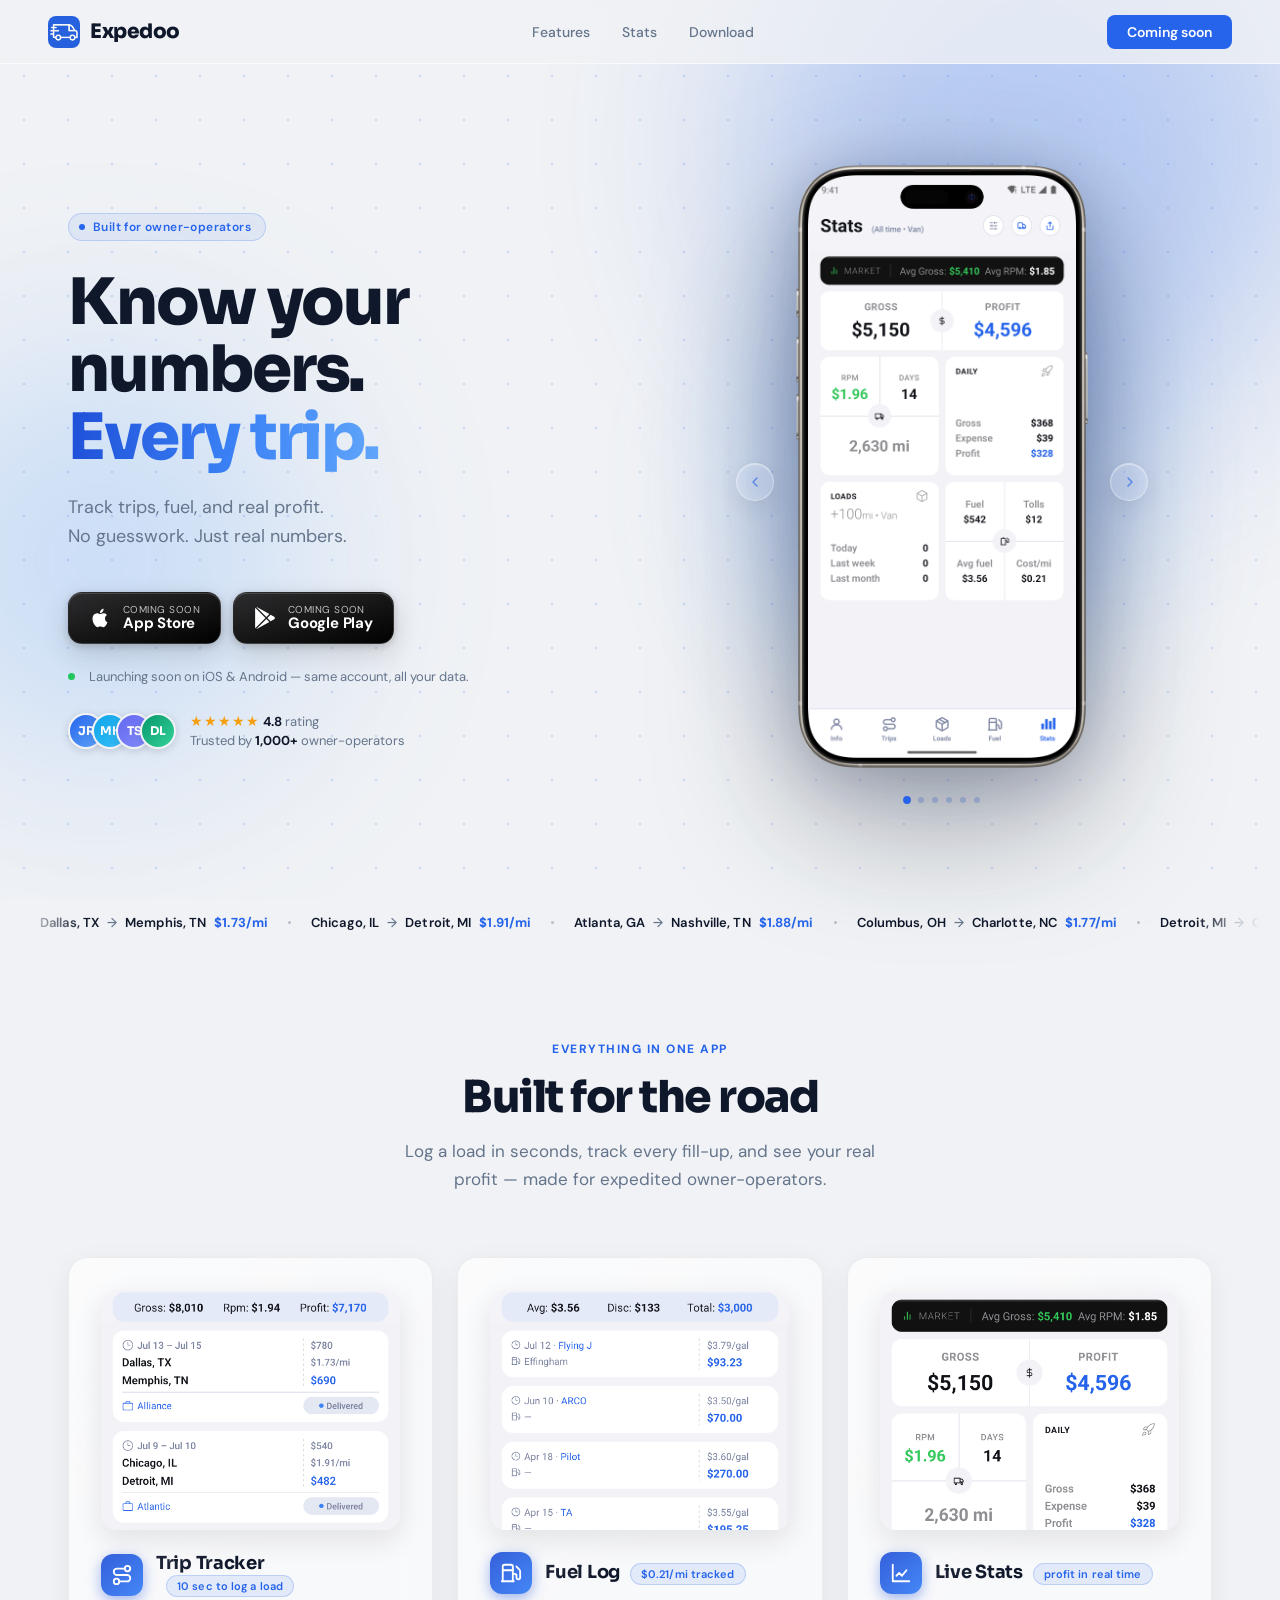
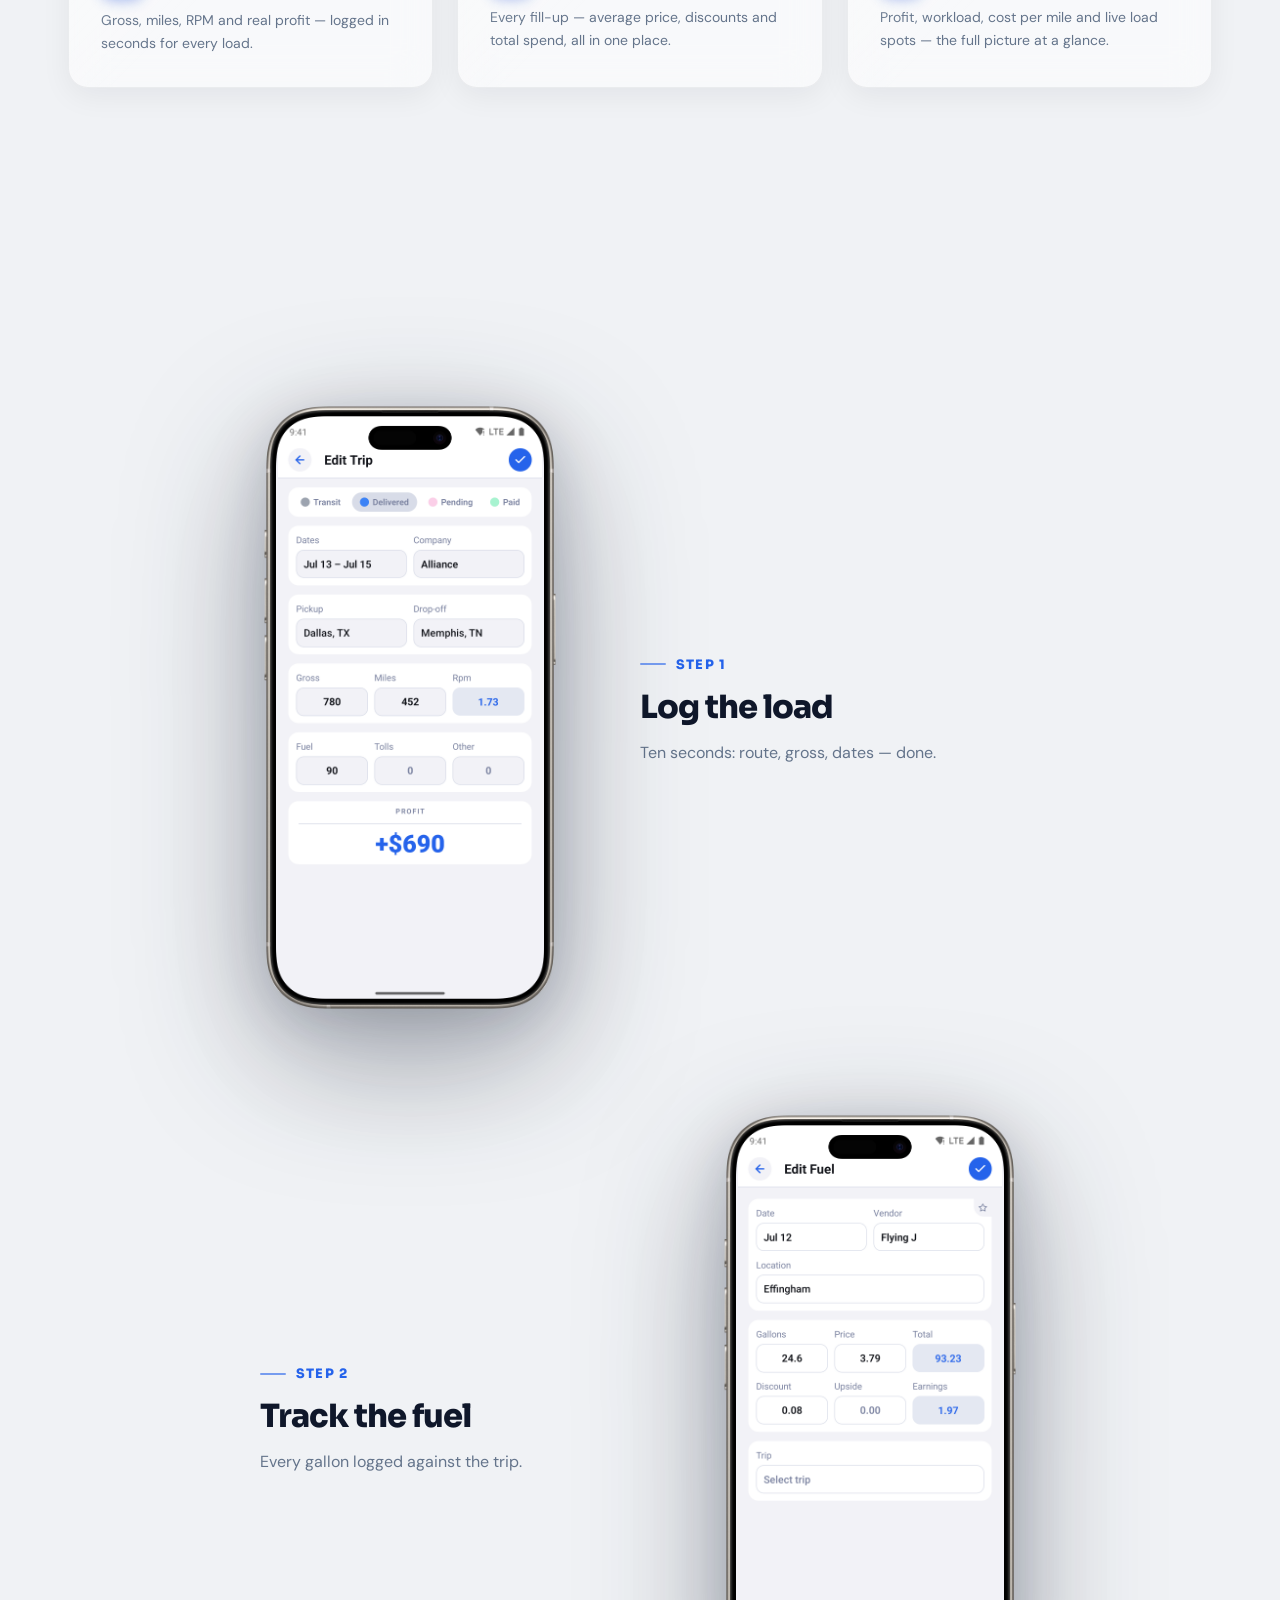
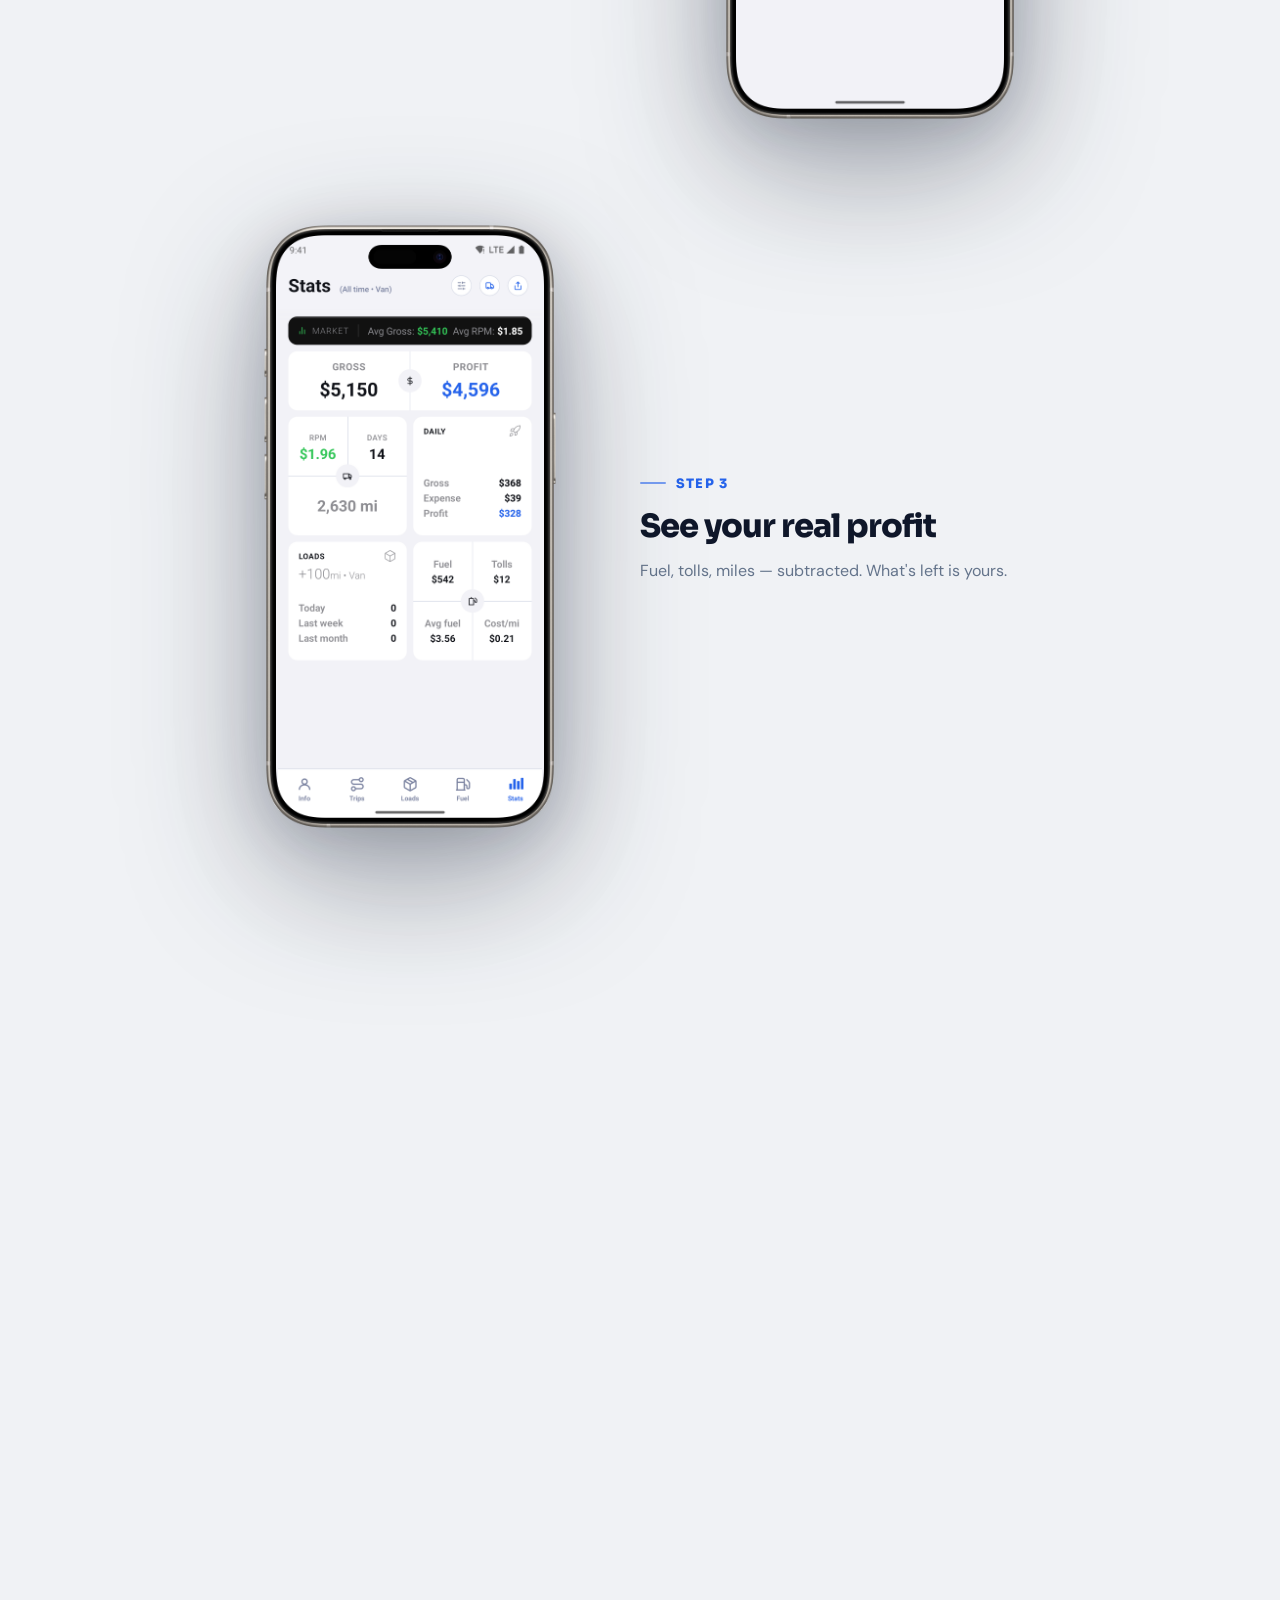
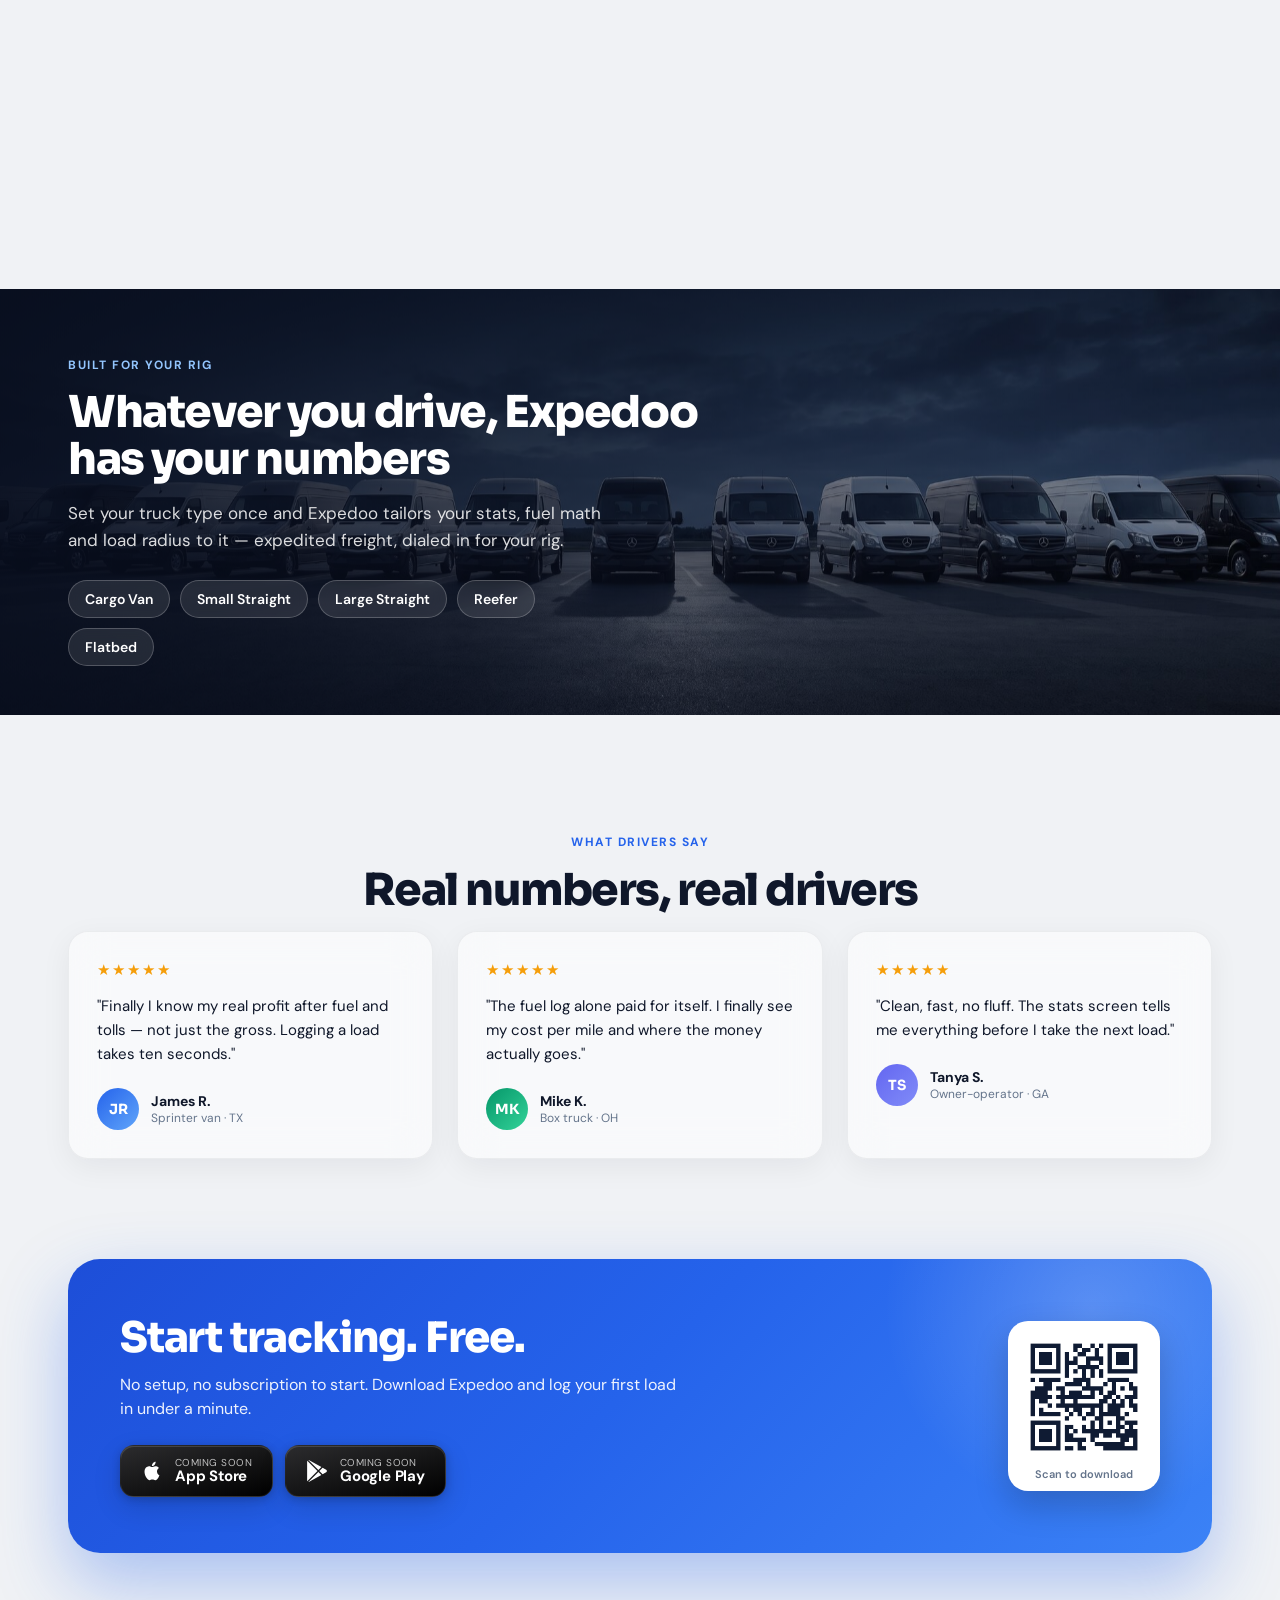
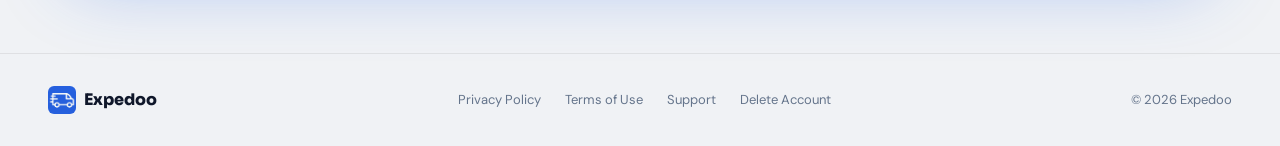
<file: index.html>
<!DOCTYPE html>
<html lang="en"><head>
  <meta charset="UTF-8">
  <meta name="viewport" content="width=device-width, initial-scale=1.0">
  <title>Expedoo — Freight Driver App</title>
  <link rel="icon" href="logo.png">
  <meta name="description" content="Expedoo — Track trips, fuel, and earnings. Built for expedited freight drivers in the USA." />
  <meta property="og:title" content="Expedoo — Freight Driver App" />
  <meta property="og:description" content="Know your numbers. Every trip." />
  <link rel="preconnect" href="https://fonts.googleapis.com" />
  <link rel="preconnect" href="https://fonts.gstatic.com" crossorigin />
  <link href="https://fonts.googleapis.com/css2?family=Sora:wght@400;600;700;800&family=DM+Sans:wght@400;500;600&display=swap" rel="stylesheet" />
  </style>
  <style>
    *, *::before, *::after { box-sizing: border-box; margin: 0; padding: 0; }

    :root {
      --bg: #F0F2F5;
      --accent: #2563EB;
      --accent-light: #3B82F6;
      --accent-glow: rgba(37,99,235,0.25);
      --text: #0f172a;
      --text-muted: #64748b;
      --card-bg: rgba(255,255,255,0.55);
      --card-border: rgba(255,255,255,0.8);
      --elev-border: 1px solid rgba(15,23,42,0.06);
      --elev-shadow: 0 8px 30px rgba(15,23,42,0.06);
      --elev-shadow-hover: 0 16px 40px rgba(15,23,42,0.10);
      --radius-card: 20px;
    }

    /* Reduced motion: KEEP gentle one-time fade/reveal/entrance (non-vestibular, safe & expected),
       but stop continuous/looping + parallax motion (the vestibular-risky stuff). */
    @media (prefers-reduced-motion: reduce) {
      .parallax-el, .mesh-bg { transform: none !important; }
      .phone-wrap, .mesh-bg::before, .mesh-bg::after { animation: none !important; }
    }

    html { scroll-behavior: smooth; }

    body {
      font-family: 'DM Sans', sans-serif;
      background: var(--bg);
      color: var(--text);
      overflow-x: hidden;
      min-height: 100vh;
      display: flex;
      flex-direction: column;
    }

    /* ── ANIMATED GRADIENT MESH ── */
    .mesh-bg {
      position: fixed;
      inset: 0;
      z-index: 0;
      pointer-events: none;
      overflow: hidden;
      transform: translate3d(0, var(--mesh-parallax, 0px), 0);
      will-change: transform;
    }
    .mesh-bg::before,
    .mesh-bg::after {
      content: '';
      position: absolute;
      border-radius: 50%;
      filter: blur(100px);
      opacity: 0.35;
      animation: meshFloat 12s ease-in-out infinite alternate;
    }
    .mesh-bg::before {
      width: 700px; height: 700px;
      background: radial-gradient(circle, #93c5fd, #2563eb, transparent 70%);
      top: -200px; right: -100px;
    }
    .mesh-bg::after {
      width: 500px; height: 500px;
      background: radial-gradient(circle, #bfdbfe, #60a5fa, transparent 70%);
      bottom: 10%; left: -150px;
      animation-delay: -6s;
    }
    @keyframes meshFloat {
      0%   { transform: translate(0,0) scale(1); }
      100% { transform: translate(40px, 60px) scale(1.08); }
    }

    /* ── GRAIN / NOISE OVERLAY ── */
    .grain-overlay {
      position: fixed;
      inset: 0;
      z-index: 2;
      pointer-events: none;
      opacity: 0.03;
      mix-blend-mode: overlay;
      background-image: url("data:image/svg+xml,%3Csvg xmlns='http://www.w3.org/2000/svg' width='180' height='180'%3E%3Cfilter id='n'%3E%3CfeTurbulence type='fractalNoise' baseFrequency='0.75' numOctaves='2' stitchTiles='stitch'/%3E%3C/filter%3E%3Crect width='100%25' height='100%25' filter='url(%23n)'/%3E%3C/svg%3E");
      background-repeat: repeat;
    }

    /* ── INTERACTIVE DOT-GRID (magnetic) ──
       Two stacked layers, both fixed & full-viewport, both behind content:
       • .dot-grid  — static CSS radial-gradient grid (44px). The no-JS / reduced-motion
                      / touch fallback: always renders a clean dot field everywhere.
       • .dot-canvas — the SAME grid drawn on <canvas>, but each dot is pulled toward the
                      cursor (magnetic) and eases back on leave. Takes over once JS inits. */
    .dot-grid {
      position: fixed; inset: 0; z-index: 0;
      pointer-events: none;
      background-image: radial-gradient(rgba(37,99,235,0.16) 1.3px, transparent 1.5px);
      background-size: 44px 44px;
      background-position: center center;
      transition: opacity 0.4s ease;
    }
    .dot-canvas {
      position: fixed; inset: 0; z-index: 0;
      pointer-events: none;
      opacity: 0;
      transition: opacity 0.5s ease;
    }
    /* When the interactive canvas is live, it replaces the static CSS grid (no double dots) */
    body.has-dot-canvas .dot-grid { opacity: 0; }
    body.has-dot-canvas .dot-canvas { opacity: 1; }

    /* ── NAV ── */
    nav {
      position: sticky; top: 0; z-index: 100;
      display: flex; align-items: center; justify-content: space-between;
      padding: 0 48px;
      height: 64px;
      background: rgba(240,242,245,0.75);
      backdrop-filter: blur(16px);
      border-bottom: 1px solid rgba(255,255,255,0.6);
    }
    .logo {
      display: flex; align-items: center; gap: 10px;
      font-family: 'Sora', sans-serif;
      font-weight: 800; font-size: 20px;
      color: var(--text);
      text-decoration: none;
      letter-spacing: -0.5px;
    }
    .logo-icon {
      width: 36px; height: 36px;
      background: var(--accent);
      border-radius: 10px;
      display: flex; align-items: center; justify-content: center;
    }
    .logo-icon svg { width: 20px; height: 20px; fill: white; }

    .nav-links {
      display: flex; align-items: center; gap: 32px;
      list-style: none;
    }
    .nav-links a {
      font-size: 14px; font-weight: 500;
      color: var(--text-muted); text-decoration: none;
      transition: color 0.2s;
    }
    .nav-links a:hover { color: var(--text); }

    .nav-cta {
      background: var(--accent); color: white;
      border: none; border-radius: 8px;
      padding: 8px 20px; font-size: 14px; font-weight: 600;
      cursor: pointer; font-family: 'DM Sans', sans-serif;
      transition: background 0.2s, transform 0.15s;
    }
    .nav-cta:hover { background: #1d4ed8; transform: translateY(-1px); }

    /* ── SECTIONS WRAPPER ── */
    main { position: relative; z-index: 1; }

    /* ── HERO ── */
    .hero {
      min-height: calc(100vh - 64px);
      display: flex; align-items: center;
      padding: 80px 48px 80px;
      max-width: 1240px; margin: 0 auto;
      gap: 64px;
    }
    .hero-left { flex: 1; max-width: 560px; }
    .hero-badge {
      display: inline-flex; align-items: center; gap: 8px;
      background: rgba(37,99,235,0.08);
      border: 1px solid rgba(37,99,235,0.2);
      border-radius: 100px;
      padding: 5px 14px 5px 10px;
      font-size: 12px; font-weight: 600;
      color: var(--accent); margin-bottom: 28px;
      letter-spacing: 0.4px;
    }
    .hero-badge-dot {
      width: 6px; height: 6px; border-radius: 50%;
      background: var(--accent);
      animation: pulse 2s infinite;
    }
    @keyframes pulse {
      0%, 100% { opacity: 1; transform: scale(1); }
      50% { opacity: 0.5; transform: scale(0.8); }
    }

    .hero h1 {
      font-family: 'Sora', sans-serif;
      font-weight: 800; font-size: clamp(42px, 5vw, 64px);
      line-height: 1.05; letter-spacing: -2px;
      color: var(--text); margin-bottom: 22px;
    }
    .hero h1 em {
      font-style: normal;
      color: var(--accent);
      background: linear-gradient(96deg, #1D4ED8 0%, #3B82F6 55%, #60A5FA 100%);
      -webkit-background-clip: text;
      background-clip: text;
      -webkit-text-fill-color: transparent;
    }

    .hero-sub {
      font-size: 18px; line-height: 1.65;
      color: var(--text-muted); margin-bottom: 40px;
      max-width: 440px; font-weight: 400;
    }

    .hero-ctas {
      display: flex;
      flex-direction: row;
      flex-wrap: wrap;
      align-items: center;
      gap: 12px;
      margin-bottom: 24px;
    }

    .btn-store {
      display: inline-flex;
      align-items: center;
      gap: 12px;
      padding: 11px 20px;
      min-height: 52px;
      border-radius: 14px;
      font-family: 'DM Sans', sans-serif;
      text-decoration: none;
      cursor: pointer;
      white-space: nowrap;
      -webkit-tap-highlight-color: transparent;
      transition: transform 0.22s cubic-bezier(0.34, 1.2, 0.64, 1), box-shadow 0.22s ease, background 0.22s ease, border-color 0.22s ease;
    }

    .btn-store:hover { transform: translateY(-2px); }
    .btn-store:active { transform: translateY(0); }

    .btn-appstore {
      background: linear-gradient(165deg, #2c2c2e 0%, #000 100%);
      color: #fff;
      border: 1px solid rgba(255,255,255,0.1);
      box-shadow:
        inset 0 1px 0 rgba(255,255,255,0.14),
        0 2px 8px rgba(0,0,0,0.18),
        0 10px 28px rgba(0,0,0,0.14);
    }

    .btn-appstore:hover {
      box-shadow:
        inset 0 1px 0 rgba(255,255,255,0.18),
        0 4px 14px rgba(0,0,0,0.22),
        0 16px 36px rgba(0,0,0,0.18);
    }

    .btn-appstore svg { width: 22px; height: 22px; fill: #fff; flex-shrink: 0; }

    .btn-googleplay {
      background: linear-gradient(165deg, #2c2c2e 0%, #000 100%);
      color: #fff;
      border: 1px solid rgba(255,255,255,0.1);
      box-shadow:
        inset 0 1px 0 rgba(255,255,255,0.14),
        0 2px 8px rgba(0,0,0,0.18),
        0 10px 28px rgba(0,0,0,0.14);
    }

    .btn-googleplay:hover {
      box-shadow:
        inset 0 1px 0 rgba(255,255,255,0.18),
        0 4px 14px rgba(0,0,0,0.22),
        0 16px 36px rgba(0,0,0,0.18);
    }

    .btn-googleplay svg { width: 22px; height: 22px; flex-shrink: 0; }

    .btn-webapp {
      background: rgba(255,255,255,0.22);
      color: var(--text);
      border: 1.5px solid rgba(15,23,42,0.16);
      backdrop-filter: blur(14px);
      -webkit-backdrop-filter: blur(14px);
      box-shadow: 0 2px 12px rgba(37,99,235,0.04);
    }

    .btn-webapp:hover {
      background: rgba(255,255,255,0.38);
      border-color: rgba(37,99,235,0.32);
      box-shadow: 0 6px 22px rgba(37,99,235,0.1);
    }

    .btn-webapp svg { width: 22px; height: 22px; flex-shrink: 0; }

    .btn-store-label {
      display: flex;
      flex-direction: column;
      line-height: 1.12;
      text-align: left;
    }

    .btn-store-label span:first-child {
      font-size: 10px;
      font-weight: 400;
      text-transform: uppercase;
      letter-spacing: 0.45px;
    }

    .btn-store-label span:last-child {
      font-size: 15px;
      font-weight: 700;
      letter-spacing: -0.2px;
    }

    .btn-appstore .btn-store-label span:first-child { opacity: 0.72; }
    .btn-googleplay .btn-store-label span:first-child { opacity: 0.72; }
    .btn-webapp .btn-store-label span:first-child { color: var(--text-muted); }

    .hero-fine {
      font-size: 13px; color: var(--text-muted);
      display: flex; align-items: center; gap: 8px;
    }
    .hero-fine::before { display: none; }

    /* ── PHONE MOCKUP ── */
    .hero-right {
      flex: 1; display: flex;
      justify-content: center; align-items: center;
      position: relative; min-height: 620px;
    }
    .phone-glow {
      position: absolute;
      width: 480px; height: 580px;
      background: radial-gradient(ellipse at center, rgba(37,99,235,0.55) 0%, rgba(59,130,246,0.28) 42%, rgba(96,165,250,0.12) 65%, transparent 78%);
      border-radius: 50%;
      filter: blur(50px);
      z-index: 0;
      animation: glowBreathe 7s ease-in-out infinite;
    }
    .phone-glow::after {
      content: '';
      position: absolute;
      inset: 50%;
      width: 300px; height: 300px;
      transform: translate(-50%, -50%);
      border-radius: 50%;
      border: 1px solid rgba(37,99,235,0.14);
      filter: none;
    }
    @keyframes glowBreathe {
      0%, 100% { opacity: 0.85; transform: scale(1); }
      50%      { opacity: 1;    transform: scale(1.06); }
    }
    @media (prefers-reduced-motion: reduce) {
      .phone-glow { animation: none !important; }
    }
    .phone-wrap {
      position: relative; z-index: 1;
      animation: phoneFloat 4s ease-in-out infinite;
    }
    @keyframes phoneFloat {
      0%, 100% { transform: translateY(0px); }
      50% { transform: translateY(-14px); }
    }

    /* Photoreal iPhone mockup — real titanium frame (frame16.png) */
    .iphone-shell {
      position: relative;
      width: 300px;
      aspect-ratio: 1350 / 2760;
      filter: drop-shadow(0 44px 70px rgba(15,23,42,0.34)) drop-shadow(0 12px 26px rgba(15,23,42,0.18));
    }
    .frame-img {
      position: absolute; inset: 0;
      width: 100%; height: 100%;
      z-index: 3; pointer-events: none;
    }
    .iphone-screen {
      position: absolute;
      top: 2.2%; bottom: 2.2%; left: 2.9%; right: 2.9%;
      border-radius: 34px;
      overflow: hidden;
      background: #f3f3f8;
      z-index: 1;
    }
    /* iOS status bar — masks the baked-in Android bar; the Dynamic Island comes from the frame */
    .ios-statusbar {
      position: absolute;
      top: 0; left: 0; right: 0;
      height: 5.6%;
      z-index: 2;
      display: flex; align-items: center; justify-content: space-between;
      padding: 0 7%;
      background: #f3f3f8;
      pointer-events: none;
    }
    .ios-time {
      font-family: 'Sora', sans-serif;
      font-size: 13px; font-weight: 700; color: #0f172a;
      letter-spacing: 0.2px;
    }
    .ios-right { display: flex; align-items: center; gap: 4px; }
    .ios-right svg { display: block; }

    /* Screen carousel (crossfade) */
    .screen-carousel { position: absolute; inset: 0; z-index: 1; }
    .screen-carousel .c-slide {
      position: absolute; top: 0; left: 0;
      width: 100%; height: 100%;
      /* contain (не cover): скрин уже стекла (0.450 vs 0.482) → cover резал НИЗ = таб-бар.
         contain показывает весь экран с навбаром; тонкие боковые поля сливаются с фоном #f3f3f8. */
      object-fit: contain; object-position: center center;
      opacity: 0; transition: opacity 0.55s ease;
    }
    .screen-carousel .c-slide.active { opacity: 1; }

    /* Arrow buttons — frosted glass, minimal; fade up on phone hover */
    .carousel-btn {
      position: absolute;
      top: 50%; transform: translateY(-50%);
      width: 38px; height: 38px;
      background: rgba(255,255,255,0.42);
      border: 1px solid rgba(255,255,255,0.75);
      border-radius: 50%;
      display: flex; align-items: center; justify-content: center;
      cursor: pointer; z-index: 30;
      opacity: 0.6;
      box-shadow: 0 8px 22px rgba(15,23,42,0.14), inset 0 1px 0 rgba(255,255,255,0.9);
      backdrop-filter: blur(14px) saturate(1.5);
      -webkit-backdrop-filter: blur(14px) saturate(1.5);
      transition: background 0.25s ease, transform 0.25s cubic-bezier(0.34,1.4,0.64,1),
                  box-shadow 0.25s ease, opacity 0.25s ease;
    }
    .phone-wrap:hover .carousel-btn { opacity: 1; }
    .carousel-btn:hover {
      background: rgba(255,255,255,0.85);
      transform: translateY(-50%) scale(1.12);
      box-shadow: 0 12px 28px rgba(37,99,235,0.24), inset 0 1px 0 rgba(255,255,255,1);
    }
    .carousel-btn:active { transform: translateY(-50%) scale(0.96); }
    .carousel-btn svg {
      width: 16px; height: 16px;
      stroke: var(--accent); fill: none; stroke-width: 2.2;
      stroke-linecap: round; stroke-linejoin: round;
    }
    /* Sit clear of the phone with a comfortable gap (was overlapping the frame) */
    .carousel-btn.prev { left: -56px; }
    .carousel-btn.next { right: -56px; }
    .carousel-btn.prev svg { margin-right: 1px; }
    .carousel-btn.next svg { margin-left: 1px; }
    /* Desktop-only control: no arrows on touch / coarse-pointer devices — swipe instead */
    @media (hover: none), (pointer: coarse) {
      .carousel-btn { display: none !important; }
    }

    /* Dots */
    .carousel-dots {
      position: absolute;
      bottom: -28px; left: 50%; transform: translateX(-50%);
      display: flex; gap: 6px; align-items: center;
    }
    .carousel-dot {
      width: 6px; height: 6px; border-radius: 50%;
      background: rgba(37,99,235,0.25);
      cursor: pointer;
      transition: background 0.2s, transform 0.2s;
    }
    .carousel-dot.active {
      background: var(--accent);
      transform: scale(1.3);
    }

    /* ── SCROLL REVEAL ── */
    .reveal {
      opacity: 0;
      transform: translateY(28px) scale(0.98);
      transition: opacity 0.8s cubic-bezier(0.16, 1, 0.3, 1), transform 0.8s cubic-bezier(0.16, 1, 0.3, 1);
      will-change: opacity, transform;
    }
    .reveal.visible {
      opacity: 1;
      transform: translateY(0) scale(1);
      will-change: auto;
    }

    /* ── HERO ENTRANCE (staggered on load — pure CSS keyframes, self-starting) ── */
    @keyframes heroIn {
      from { opacity: 0; transform: translateY(22px); }
      to   { opacity: 1; transform: translateY(0); }
    }
    @keyframes heroInPhone {
      from { opacity: 0; transform: translateY(22px) scale(0.96); }
      to   { opacity: 1; transform: translateY(0) scale(1); }
    }
    .hero-entrance {
      opacity: 0;
      animation: heroIn 0.65s cubic-bezier(0.16, 1, 0.3, 1) both;
    }
    .hero-entrance.phone-entrance {
      animation-name: heroInPhone;
      animation-duration: 0.8s;
    }

    /* ── MAGNETIC CTA ── */
    .magnetic {
      transition: transform 0.35s cubic-bezier(0.34, 1.56, 0.64, 1), box-shadow 0.22s ease, background 0.22s ease, border-color 0.22s ease;
    }

    /* ── PARALLAX (base transform set via JS, translate3d only) ── */
    .parallax-el { will-change: transform; }
    #heroPhoneParallax {
      display: flex;
      align-items: center;
      justify-content: center;
    }

    /* ── ROUTES TICKER ── */
    .routes-ticker {
      position: relative;
      max-width: 1240px; margin: 0 auto;
      padding: 4px 0 0;
      -webkit-mask-image: linear-gradient(90deg, transparent 0, #000 64px, #000 calc(100% - 64px), transparent 100%);
      mask-image: linear-gradient(90deg, transparent 0, #000 64px, #000 calc(100% - 64px), transparent 100%);
      overflow: hidden;
    }
    .routes-track {
      display: flex;
      align-items: center;
      width: max-content;
      animation: tickerScroll 52s linear infinite;
    }
    .routes-ticker:hover .routes-track { animation-play-state: paused; }
    .routes-track .route-chip {
      display: inline-flex; align-items: center; gap: 8px;
      font-size: 13px; font-weight: 500;
      color: var(--text-muted);
      white-space: nowrap;
      padding: 10px 20px;
      letter-spacing: 0.1px;
    }
    .routes-track .route-chip b { color: var(--text); font-weight: 600; }
    .routes-track .route-chip .route-price { color: var(--accent); font-weight: 700; }
    .routes-track .route-dot {
      width: 3px; height: 3px; border-radius: 50%;
      background: rgba(100,116,139,0.4);
      flex-shrink: 0;
    }
    @keyframes tickerScroll {
      from { transform: translate3d(0,0,0); }
      to   { transform: translate3d(-50%,0,0); }
    }
    @media (prefers-reduced-motion: reduce) {
      .routes-track { animation: none !important; }
    }

    /* ── FEATURES ── */
    .features {
      padding: 100px 48px;
      max-width: 1240px; margin: 0 auto;
    }
    .section-tag {
      text-align: center;
      font-size: 12px; font-weight: 700;
      color: var(--accent); text-transform: uppercase;
      letter-spacing: 1.5px; margin-bottom: 16px;
    }
    .section-title {
      font-family: 'Sora', sans-serif;
      font-weight: 800; font-size: clamp(30px, 4vw, 44px);
      text-align: center; letter-spacing: -1.5px;
      line-height: 1.1; margin-bottom: 16px;
    }
    .section-sub {
      text-align: center; color: var(--text-muted);
      font-size: 17px; max-width: 500px;
      margin: 0 auto 64px; line-height: 1.65;
    }
    .features-grid {
      display: grid;
      grid-template-columns: repeat(3, 1fr);
      gap: 24px;
    }
    .feature-card {
      background: var(--card-bg);
      border: var(--elev-border);
      border-radius: var(--radius-card);
      padding: 32px;
      backdrop-filter: blur(20px);
      -webkit-backdrop-filter: blur(20px);
      box-shadow: var(--elev-shadow);
      transition: transform 0.22s ease, box-shadow 0.22s ease;
      position: relative; overflow: hidden;
    }
    .feature-card::before {
      content: '';
      position: absolute; inset: 0;
      background: linear-gradient(135deg, rgba(255,255,255,0.35) 0%, transparent 60%);
      pointer-events: none;
    }
    .feature-card:hover {
      transform: translateY(-6px);
      box-shadow: var(--elev-shadow-hover);
    }
    .feature-icon {
      width: 52px; height: 52px; border-radius: 14px;
      background: linear-gradient(135deg, var(--accent), #60a5fa);
      display: flex; align-items: center; justify-content: center;
      margin-bottom: 22px;
      box-shadow: 0 4px 16px rgba(37,99,235,0.35);
    }
    .feature-icon svg { width: 26px; height: 26px; fill: white; }
    .feature-name {
      font-family: 'Sora', sans-serif;
      font-weight: 700; font-size: 18px;
      margin-bottom: 10px; letter-spacing: -0.3px;
    }
    .feature-desc { font-size: 14px; color: var(--text-muted); line-height: 1.65; }

    /* ── STATS BANNER ── */
    .stats-banner {
      max-width: 1240px; margin: 0 auto;
      padding: 0 48px 100px;
      display: grid; grid-template-columns: repeat(3,1fr);
      gap: 24px;
    }
    .stat-tile {
      background: var(--card-bg);
      border: var(--elev-border);
      border-radius: var(--radius-card); padding: 36px 32px;
      backdrop-filter: blur(20px);
      -webkit-backdrop-filter: blur(20px);
      box-shadow: var(--elev-shadow);
      text-align: center;
      position: relative; overflow: hidden;
      transition: transform 0.22s ease, box-shadow 0.22s ease;
    }
    .stat-tile::before {
      content: '';
      position: absolute; inset: 0;
      background: linear-gradient(135deg, rgba(255,255,255,0.35) 0%, transparent 60%);
      pointer-events: none;
    }
    .stat-tile:hover {
      transform: translateY(-4px);
      box-shadow: var(--elev-shadow-hover);
    }
    .stat-tile-num {
      font-family: 'Sora', sans-serif;
      font-weight: 800; font-size: 42px;
      letter-spacing: -1.5px; color: var(--accent);
      margin-bottom: 6px;
      position: relative;
    }
    .stat-tile-label { font-size: 14px; color: var(--text-muted); position: relative; }

    /* ── FOOTER ── */
    footer {
      border-top: 1px solid rgba(0,0,0,0.07);
      padding: 32px 48px;
      display: flex; align-items: center; justify-content: space-between;
      position: relative; z-index: 1;
    }
    .footer-logo {
      font-family: 'Sora', sans-serif;
      font-weight: 800; font-size: 16px;
      color: var(--text); display: flex; align-items: center; gap: 8px;
    }
    .footer-logo .logo-icon { width: 28px; height: 28px; border-radius: 8px; }
    .footer-logo .logo-icon svg { width: 15px; height: 15px; }
    .footer-links { display: flex; gap: 24px; align-items: center; }
    .footer-links a {
      font-size: 13px; color: var(--text-muted); text-decoration: none;
      transition: color 0.2s;
    }
    .footer-links a:hover { color: var(--text); }
    .footer-copy { font-size: 13px; color: var(--text-muted); }

    /* ── SOCIAL PROOF (hero) ── */
    .social-proof {
      display: flex; align-items: center; gap: 14px;
      margin-top: 26px; flex-wrap: wrap;
    }
    .sp-avatars { display: flex; }
    .sp-avatars span {
      width: 36px; height: 36px; border-radius: 50%;
      border: 2px solid var(--bg); margin-left: -12px;
      display: flex; align-items: center; justify-content: center;
      font-family: 'Sora', sans-serif; font-size: 12px; font-weight: 700; color: #fff;
      box-shadow: 0 2px 8px rgba(15,23,42,0.15);
    }
    .sp-avatars span:first-child { margin-left: 0; }
    .sp-text { font-size: 13px; color: var(--text-muted); line-height: 1.45; }
    .sp-text b { color: var(--text); font-weight: 700; }
    .sp-stars { color: #F59E0B; letter-spacing: 1px; font-size: 14px; }

    /* ── FEATURE SCREENSHOT ── */
    .feature-shot {
      position: relative;
      width: 100%; aspect-ratio: 5 / 4;
      border-radius: 16px; overflow: hidden; margin-bottom: 22px;
      background: #eceef2;
      box-shadow: 0 10px 28px rgba(15,23,42,0.10), inset 0 0 0 1px rgba(255,255,255,0.6);
    }
    .feature-shot img {
      width: 100%; height: 100%;
      object-fit: cover; object-position: center 20%;
      display: block; transition: transform 0.4s ease;
    }
    .feature-card:hover .feature-shot img { transform: scale(1.04); }
    .feature-badge {
      display: inline-block; vertical-align: middle;
      margin-left: 10px;
      background: rgba(37,99,235,0.10);
      border: 1px solid rgba(37,99,235,0.20);
      border-radius: 100px;
      padding: 3px 10px;
      font-family: 'DM Sans', sans-serif;
      font-size: 11px; font-weight: 600;
      color: var(--accent);
      letter-spacing: 0.1px;
      white-space: nowrap;
    }
    /* Feature header: blue icon inline-left of the title (no longer floating between shot & name) */
    .feature-head {
      display: flex; align-items: center; gap: 13px;
      margin-bottom: 12px;
    }
    .feature-icon-sm {
      width: 42px; height: 42px; border-radius: 12px;
      background: linear-gradient(135deg, #1D4ED8, #3B82F6);
      box-shadow: 0 4px 14px rgba(29,78,216,0.45);
      display: flex; align-items: center; justify-content: center;
      flex-shrink: 0;
    }
    .feature-icon-sm svg { width: 22px; height: 22px; }
    .feature-head .feature-name { margin-bottom: 0; }

    /* ── TESTIMONIALS ── */
    .testimonials { max-width: 1240px; margin: 0 auto; padding: 0 48px 100px; }
    .tst-grid { display: grid; grid-template-columns: repeat(3, 1fr); gap: 24px; }
    .tst-card {
      background: var(--card-bg); border: var(--elev-border);
      border-radius: var(--radius-card); padding: 28px;
      backdrop-filter: blur(20px); -webkit-backdrop-filter: blur(20px);
      box-shadow: var(--elev-shadow);
      transition: transform 0.22s ease, box-shadow 0.22s ease;
    }
    .tst-card:hover {
      transform: translateY(-4px);
      box-shadow: var(--elev-shadow-hover);
    }
    .tst-stars { color: #F59E0B; font-size: 15px; letter-spacing: 2px; margin-bottom: 14px; }
    .tst-quote { font-size: 15px; line-height: 1.62; color: var(--text); margin-bottom: 22px; }
    .tst-author { display: flex; align-items: center; gap: 12px; }
    .tst-avatar {
      width: 42px; height: 42px; border-radius: 50%;
      display: flex; align-items: center; justify-content: center;
      font-family: 'Sora', sans-serif; font-weight: 700; color: #fff; font-size: 14px;
    }
    .tst-name { font-size: 14px; font-weight: 700; }
    .tst-role { font-size: 12px; color: var(--text-muted); }

    /* ── CTA BAND ── */
    .cta-band { max-width: 1240px; margin: 0 auto 100px; padding: 0 48px; }
    .cta-inner {
      position: relative; overflow: hidden; border-radius: 32px;
      padding: 56px 52px;
      background: linear-gradient(135deg, #1D4ED8 0%, #2563EB 48%, #3B82F6 100%);
      box-shadow: 0 30px 70px rgba(37,99,235,0.35);
      display: flex; align-items: center; justify-content: space-between;
      gap: 44px; flex-wrap: wrap;
    }
    .cta-inner::before {
      content: ''; position: absolute; width: 420px; height: 420px; border-radius: 50%;
      background: radial-gradient(circle, rgba(255,255,255,0.20), transparent 70%);
      top: -160px; right: -90px; pointer-events: none;
    }
    .cta-left { position: relative; z-index: 1; max-width: 560px; }
    .cta-left h2 {
      font-family: 'Sora', sans-serif; font-weight: 800;
      font-size: clamp(28px, 3.4vw, 42px); color: #fff; letter-spacing: -1.2px;
      line-height: 1.08; margin-bottom: 12px;
    }
    .cta-left p { color: rgba(255,255,255,0.92); font-size: 16px; line-height: 1.5; }
    .cta-badges { display: flex; gap: 12px; margin-top: 24px; flex-wrap: wrap; }
    .cta-qr {
      position: relative; z-index: 1; background: #fff; border-radius: 20px;
      padding: 14px 14px 10px; text-align: center;
      box-shadow: 0 14px 34px rgba(0,0,0,0.20);
    }
    .cta-qr img { width: 124px; height: 124px; display: block; }
    .cta-qr span { display: block; font-size: 11px; color: #64748b; margin-top: 8px; font-weight: 600; }

    /* ── HOW IT WORKS (scroll-driven phone showcase) ── */
    .howworks { max-width: 1240px; margin: 0 auto; padding: 20px 48px 100px; }
    .hw-head { max-width: 620px; margin: 0 auto 64px; text-align: center; }
    /* Static alternating rows (reliable — no sticky, which breaks under body overflow-x:hidden) */
    .hw-inner { max-width: 1040px; margin: 0 auto; }
    .hw-sticky-col { display: none; }
    .hw-progress { display: none; }
    .hw-steps { display: flex; flex-direction: column; gap: 96px; max-width: 940px; margin: 0 auto; }
    .hw-step {
      display: flex; align-items: center; justify-content: center; gap: 80px;
    }
    .hw-step:nth-child(even) { flex-direction: row-reverse; }
    .hw-step-shot { flex: 0 0 300px; display: block; }
    .hw-step-shot .iphone-shell { width: 300px; }
    .hw-step-text { flex: 0 1 380px; }
    .hw-step-num {
      display: inline-flex; align-items: center; gap: 10px;
      font-family: 'Sora', sans-serif; font-weight: 800;
      font-size: 13px; color: var(--accent);
      letter-spacing: 1.2px; text-transform: uppercase;
      margin-bottom: 16px;
    }
    .hw-step-num::before {
      content: ''; width: 26px; height: 2px; border-radius: 2px;
      background: var(--accent); opacity: .6;
    }
    .hw-step-title {
      font-family: 'Sora', sans-serif; font-weight: 800;
      font-size: clamp(24px, 2.6vw, 32px); letter-spacing: -1px;
      line-height: 1.15; margin-bottom: 14px;
    }
    .hw-step-copy { font-size: 16px; color: var(--text-muted); line-height: 1.65; }

    @media (max-width: 900px) {
      .hw-step, .hw-step:nth-child(even) { flex-direction: column; gap: 26px; text-align: center; }
      .hw-step-shot, .hw-step-shot .iphone-shell { width: 240px; flex-basis: 240px; }
      .hw-step-text { flex-basis: auto; max-width: 340px; }
      .hw-step-num { justify-content: center; }
    }

    /* ── LOAD BOARD SHOWCASE ── */
    .loadboard { max-width: 1240px; margin: 0 auto; padding: 20px 48px 100px; }
    .lb-inner { display: grid; grid-template-columns: 1.05fr 0.95fr; gap: 56px; align-items: center; }
    .lb-text .section-tag { text-align: left; }
    .lb-title {
      font-family: 'Sora', sans-serif; font-weight: 800;
      font-size: clamp(28px, 3.4vw, 42px); letter-spacing: -1.2px; line-height: 1.1;
      margin: 14px 0 16px;
    }
    .lb-sub { font-size: 17px; color: var(--text-muted); line-height: 1.62; margin-bottom: 28px; max-width: 480px; }
    .lb-list { list-style: none; display: flex; flex-direction: column; gap: 18px; }
    .lb-list li { display: flex; align-items: flex-start; gap: 14px; font-size: 15px; color: var(--text-muted); line-height: 1.5; }
    .lb-list li b { color: var(--text); font-weight: 700; }
    .lb-ic {
      flex-shrink: 0; width: 34px; height: 34px; border-radius: 10px;
      background: rgba(37,99,235,0.10);
      display: flex; align-items: center; justify-content: center;
    }
    .lb-ic svg { width: 18px; height: 18px; stroke: var(--accent); fill: none; stroke-width: 2; }
    .lb-shot { display: flex; justify-content: center; position: relative; }
    .lb-shot .iphone-shell { width: 286px; }
    .lb-screen-img { position: absolute; inset: 0; width: 100%; height: 100%; object-fit: contain; object-position: center center; }

    /* ── FLEET BAND (trucks) ── */
    .fleet {
      position: relative; margin: 0 0 100px; min-height: 440px;
      display: flex; align-items: center;
      overflow: hidden;
    }
    .fleet::before {
      content: '';
      position: absolute;
      top: -6%; left: 0; right: 0; bottom: -6%;
      background:
        linear-gradient(100deg, rgba(8,14,30,0.94) 0%, rgba(8,14,30,0.62) 52%, rgba(8,14,30,0.28) 100%),
        url('assets/fleet.jpg') center/cover no-repeat;
      transform: translate3d(0, var(--fleet-parallax, 0px), 0);
      will-change: transform;
      z-index: 0;
    }
    .fleet-inner { position: relative; z-index: 1; max-width: 1240px; margin: 0 auto; padding: 68px 48px; width: 100%; }
    .fleet-copy { max-width: 640px; }
    .fleet .section-tag { color: #93c5fd; text-align: left; }
    .fleet-title {
      font-family: 'Sora', sans-serif; font-weight: 800;
      font-size: clamp(28px, 3.6vw, 44px); color: #fff;
      letter-spacing: -1.4px; line-height: 1.08; margin: 12px 0 16px;
    }
    .fleet-sub { font-size: 17px; color: rgba(255,255,255,0.85); line-height: 1.6; margin-bottom: 26px; max-width: 540px; }
    .fleet-chips { display: flex; flex-wrap: wrap; gap: 10px; max-width: 540px; }
    .fleet-chip {
      display: inline-flex; align-items: center; gap: 8px;
      background: rgba(255,255,255,0.10); border: 1px solid rgba(255,255,255,0.22);
      backdrop-filter: blur(8px); -webkit-backdrop-filter: blur(8px);
      border-radius: 100px; padding: 9px 16px;
      font-size: 14px; font-weight: 600; color: #fff;
      transition: transform 0.2s cubic-bezier(0.16, 1, 0.3, 1), background 0.2s ease, border-color 0.2s ease;
    }
    .fleet-chip:hover {
      transform: translateY(-3px);
      background: rgba(255,255,255,0.16);
      border-color: rgba(255,255,255,0.34);
    }
    .fleet-chip svg { width: 17px; height: 17px; stroke: #93c5fd; fill: none; stroke-width: 2; }

    /* ── RESPONSIVE ── */

    /* Tablet: 768–1024px */
    @media (max-width: 1024px) {
      .hero { gap: 40px; padding: 60px 32px; }
      .hero h1 { font-size: 44px; }
      .hero-sub { font-size: 16px; }
      .features { padding: 80px 32px; }
      .stats-banner { padding: 0 32px 80px; }
    }

    /* Tablet compressed: 768–900px — two columns still */
    @media (max-width: 900px) and (min-width: 640px) {
      nav { padding: 0 24px; }
      .hero { padding: 48px 24px; gap: 32px; }
      .hero h1 { font-size: 36px; letter-spacing: -1px; }
      .hero-sub { font-size: 15px; }
      .hero-right { min-height: unset; }
      .features { padding: 60px 24px; }
      .features-grid { grid-template-columns: 1fr; }
      .stats-banner { grid-template-columns: 1fr 1fr; padding: 0 24px 60px; gap: 16px; }
      .testimonials { padding: 0 24px 60px; }
      .tst-grid { grid-template-columns: 1fr; }
      .loadboard { padding: 20px 24px 60px; }
      .lb-inner { grid-template-columns: 1fr; gap: 40px; }
      .cta-band { padding: 0 24px; }
      .cta-inner { padding: 40px 32px; justify-content: center; }
      .cta-qr { margin: 0 auto; }
      footer { flex-wrap: wrap; gap: 12px; padding: 24px; }
    }

    /* Mobile: up to 639px — single column */
    @media (max-width: 639px) {
      .mesh-bg::before {
        width: 300px; height: 300px;
        opacity: 0.15;
        top: -100px; right: -50px;
      }
      .mesh-bg::after {
        width: 200px; height: 200px;
        opacity: 0.1;
      }
      nav {
        padding: 0 16px;
        padding-left: max(16px, env(safe-area-inset-left));
        padding-right: max(16px, env(safe-area-inset-right));
        position: relative;
      }
      .nav-links { display: none; }
      .nav-cta { padding: 7px 14px; font-size: 13px; }

      .hero {
        flex-direction: column;
        padding: 40px 20px 60px;
        padding-left: max(20px, env(safe-area-inset-left));
        padding-right: max(20px, env(safe-area-inset-right));
        text-align: center;
        gap: 40px;
        min-height: unset;
      }
      .hero-left { max-width: 100%; }
      .hero h1 { font-size: 36px; letter-spacing: -1px; }
      .hero-sub { font-size: 15px; margin-bottom: 28px; max-width: 100%; }
      .hero-badge { font-size: 11px; }

      .hero-ctas {
        flex-direction: column;
        align-items: stretch;
        gap: 10px;
      }
      .btn-store {
        justify-content: center;
        width: 100%;
        padding: 13px 20px;
      }
      .hero-fine { justify-content: center; }

      .hero-right {
        min-height: unset;
        width: 100%;
        justify-content: center;
      }
      /* Shrink phone on mobile */
      #carousel { width: 250px !important; }
      /* No carousel arrows on mobile — swipe only */
      .carousel-btn { display: none !important; }
      .phone-glow { width: 250px; height: 400px; }

      .routes-ticker {
        -webkit-mask-image: linear-gradient(90deg, transparent 0, #000 28px, #000 calc(100% - 28px), transparent 100%);
        mask-image: linear-gradient(90deg, transparent 0, #000 28px, #000 calc(100% - 28px), transparent 100%);
      }
      .routes-track .route-chip { font-size: 12px; padding: 8px 14px; }

      .features {
        padding: 60px 20px;
        padding-left: max(20px, env(safe-area-inset-left));
        padding-right: max(20px, env(safe-area-inset-right));
      }
      .section-title { font-size: 28px; }
      .section-sub { font-size: 15px; }
      .features-grid { grid-template-columns: 1fr; gap: 16px; }
      .feature-card { padding: 24px; }

      .stats-banner {
        grid-template-columns: 1fr;
        padding: 0 20px 60px;
        padding-left: max(20px, env(safe-area-inset-left));
        padding-right: max(20px, env(safe-area-inset-right));
        gap: 16px;
      }
      .stat-tile-num { font-size: 36px; }

      .social-proof { justify-content: center; }
      .testimonials {
        padding: 0 20px 60px;
        padding-left: max(20px, env(safe-area-inset-left));
        padding-right: max(20px, env(safe-area-inset-right));
      }
      .tst-grid { grid-template-columns: 1fr; gap: 16px; }
      .howworks { padding: 10px 20px 60px; }
      .hw-head { margin-bottom: 40px; }
      .loadboard { padding: 10px 20px 60px; }
      .lb-inner { grid-template-columns: 1fr; gap: 34px; text-align: center; }
      .lb-text .section-tag { text-align: center; }
      .lb-sub { margin-left: auto; margin-right: auto; }
      .lb-list { text-align: left; max-width: 420px; margin: 0 auto; }
      .lb-shot .iphone-shell { width: 260px; }
      .fleet { min-height: auto; margin-bottom: 60px; }
      .fleet-inner {
        padding: 52px 20px;
        padding-left: max(20px, env(safe-area-inset-left));
        padding-right: max(20px, env(safe-area-inset-right));
      }
      .fleet-title { font-size: 28px; }
      .fleet-chips { max-width: 226px; gap: 8px; }
      .cta-band {
        padding: 0 20px;
        padding-left: max(20px, env(safe-area-inset-left));
        padding-right: max(20px, env(safe-area-inset-right));
      }
      .cta-inner { padding: 36px 24px; flex-direction: column; text-align: center; gap: 28px; border-radius: 24px; }
      .cta-left { max-width: 100%; }
      .cta-badges { justify-content: center; }
      .feature-shot { aspect-ratio: 16 / 11; }

      footer {
        flex-direction: column;
        gap: 16px;
        text-align: center;
        padding: 24px 20px;
        padding-bottom: max(24px, env(safe-area-inset-bottom));
      }
      .footer-links { flex-wrap: wrap; justify-content: center; gap: 16px; }
    }


    /* Page fade-in */
    body { opacity: 1; }
    main { opacity: 0; transition: opacity 0.6s ease; }
    footer { opacity: 0; transition: opacity 0.6s ease; }
    nav { opacity: 1 !important; }
    body.loaded main, body.loaded footer { opacity: 1; }
    /* Prevent horizontal overflow globally */
    html, body { max-width: 100%; overflow-x: hidden; }
  </style>
  
  <!-- Meta Pixel Code -->
  <script>
  !function(f,b,e,v,n,t,s)
  {if(f.fbq)return;n=f.fbq=function(){n.callMethod?
  n.callMethod.apply(n,arguments):n.queue.push(arguments)};
  if(!f._fbq)f._fbq=n;n.push=n;n.loaded=!0;n.version='2.0';
  n.queue=[];t=b.createElement(e);t.async=!0;
  t.src=v;s=b.getElementsByTagName(e)[0];
  s.parentNode.insertBefore(t,s)}(window, document,'script',
  'https://connect.facebook.net/en_US/fbevents.js');
  fbq('init', '1503292694479946');
  fbq('track', 'PageView');
  fbq('track', 'ViewContent');
  </script>
  <noscript><img height="1" width="1" style="display:none"
  src="https://www.facebook.com/tr?id=1503292694479946&ev=PageView&noscript=1"
  /></noscript>
  <!-- End Meta Pixel Code -->
</head>
<body>

  <!-- Animated mesh -->
  <div class="mesh-bg" aria-hidden="true"></div>
  <!-- Dot-grid background: static CSS fallback + interactive magnetic canvas -->
  <div class="dot-grid" aria-hidden="true"></div>
  <canvas class="dot-canvas" id="dotCanvas" aria-hidden="true"></canvas>
  <!-- Film grain texture overlay -->
  <div class="grain-overlay" aria-hidden="true"></div>

  <main>
    <!-- ── NAV ── -->
    <nav>
      <a href="#" class="logo">
        <img src="logo.png" width="32" height="32" alt="Expedoo logo" style="border-radius:8px;">
        Expedoo
      </a>
      <ul class="nav-links">
        <li><a href="#features">Features</a></li>
        <li><a href="#stats">Stats</a></li>
        <li><a href="#hero-ctas">Download</a></li>
      </ul>
      <a id="nav-smart-cta" href="#" class="nav-cta" target="_blank" rel="noopener" style="text-decoration:none;">Coming soon</a>
    <script>
    (function() {
      var ua = navigator.userAgent;
      var ios = /iPad|iPhone|iPod/.test(ua);
      var android = /Android/.test(ua);
      var el = document.getElementById('nav-smart-cta');
      if (ios) {
        el.href = '#coming-soon';
        el.onclick = function(){ fbq('track','InitiateCheckout',{content_name:'AppStore'}); };
      } else if (android) {
        el.href = '#coming-soon';
        el.onclick = function(){ fbq('track','InitiateCheckout',{content_name:'GooglePlay'}); };
      } else {
        el.href = '#coming-soon';
        el.onclick = function(){ fbq('track','InitiateCheckout',{content_name:'AppStore'}); };
      }
    })();
    </script>
    </nav>

    <!-- ── HERO ── -->
    <section class="hero">
      <div class="hero-left">
        <div class="hero-badge hero-entrance" style="animation-delay:0.02s">
          <span class="hero-badge-dot"></span>
          Built for owner-operators
        </div>
        <h1 class="hero-entrance" style="animation-delay:0.10s">Know your numbers.<br><em>Every trip.</em></h1>
        <p class="hero-sub hero-entrance" style="animation-delay:0.18s">Track trips, fuel, and real profit.<br>No guesswork. Just real numbers.</p>
        <div class="hero-ctas hero-entrance" id="hero-ctas" style="animation-delay:0.26s">
          <a href="#coming-soon" class="btn-store btn-appstore magnetic" onclick="fbq('track', 'InitiateCheckout', {content_name: 'AppStore'})" target="_blank" rel="noopener" aria-label="Download on App Store">
            <svg viewBox="0 0 24 24" aria-hidden="true"><path d="M18.71 19.5c-.83 1.24-1.71 2.45-3.05 2.47-1.34.03-1.77-.79-3.29-.79-1.53 0-2 .77-3.27.82-1.31.05-2.3-1.32-3.14-2.53C4.25 17 2.94 12.45 4.7 9.39c.87-1.52 2.43-2.48 4.12-2.51 1.28-.02 2.5.87 3.29.87.78 0 2.26-1.07 3.8-.91.65.03 2.47.26 3.64 1.98-.09.06-2.17 1.28-2.15 3.81.03 3.02 2.65 4.03 2.68 4.04-.03.07-.42 1.44-1.38 2.83M13 3.5c.73-.83 1.94-1.46 2.94-1.5.13 1.17-.34 2.35-1.04 3.19-.69.85-1.83 1.51-2.95 1.42-.15-1.15.41-2.35 1.05-3.11z"/></svg>
            <span class="btn-store-label">
              <span>Coming soon</span>
              <span>App Store</span>
            </span>
          </a>
          <a href="#coming-soon" class="btn-store btn-googleplay magnetic" onclick="fbq('track', 'InitiateCheckout', {content_name: 'GooglePlay'})" target="_blank" rel="noopener" aria-label="Coming soon Google Play">
            <svg viewBox="0 0 24 24" aria-hidden="true" xmlns="http://www.w3.org/2000/svg"><path fill="#fff" d="M22.018 13.298l-3.919 2.218-3.515-3.493 3.543-3.521 3.891 2.202a1.49 1.49 0 0 1 0 2.594zM1.337.924a1.486 1.486 0 0 0-.112.568v21.017c0 .217.045.419.124.6l11.155-11.087L1.337.924zm12.207 10.065l3.258-3.238L3.45.195a1.466 1.466 0 0 0-.946-.179l11.04 10.973zm0 2.067l-11 10.933c.298.036.612-.016.906-.183l13.324-7.54-3.23-3.21z"/></svg>
            <span class="btn-store-label">
              <span>Coming soon</span>
              <span>Google Play</span>
            </span>
          </a>
        </div>
        <p class="hero-fine hero-entrance" style="animation-delay:0.32s"><span style="display:inline-block;width:7px;height:7px;border-radius:50%;background:#22c55e;animation:pulse 2s infinite;margin-right:6px;vertical-align:middle;"></span>Launching soon on iOS &amp; Android — same account, all your data.</p>
        <div class="social-proof hero-entrance" style="animation-delay:0.38s">
          <div class="sp-avatars" aria-hidden="true">
            <span style="background:linear-gradient(135deg,#2563EB,#60A5FA)">JR</span>
            <span style="background:linear-gradient(135deg,#0EA5E9,#38BDF8)">MK</span>
            <span style="background:linear-gradient(135deg,#6366F1,#818CF8)">TS</span>
            <span style="background:linear-gradient(135deg,#059669,#34D399)">DL</span>
          </div>
          <div class="sp-text">
            <span class="sp-stars">★★★★★</span> <b>4.8</b> rating<br>
            Trusted by <b>1,000+</b> owner-operators
          </div>
        </div>
      </div>

      <div class="hero-right hero-entrance phone-entrance" style="animation-delay:0.20s">
        <div class="parallax-el" id="heroPhoneParallax">
          <div class="phone-glow"></div>
          <div class="phone-wrap" style="position:relative; display:flex; align-items:center; justify-content:center;">
            <!-- Arrows outside the clipping container -->
            <button class="carousel-btn prev" id="carouselPrev" aria-label="Previous">
              <svg viewBox="0 0 24 24"><polyline points="15 18 9 12 15 6"></polyline></svg>
            </button>
            <button class="carousel-btn next" id="carouselNext" aria-label="Next">
              <svg viewBox="0 0 24 24"><polyline points="9 18 15 12 9 6"></polyline></svg>
            </button>

            <div style="display:flex; flex-direction:column; align-items:center; gap:24px;">
              <div class="iphone-shell" id="carousel">
                <div class="iphone-screen">
                  <div class="screen-carousel" id="carouselTrack">
                    <img class="c-slide active" src="mockup/stats.png" alt="Expedoo Stats — gross, profit, RPM" loading="eager">
                    <img class="c-slide" src="mockup/trips.png" alt="Expedoo Trips — every load logged">
                    <img class="c-slide" src="mockup/loads.png" alt="Expedoo Load board — live freight">
                    <img class="c-slide" src="mockup/fuel.png" alt="Expedoo Fuel log">
                    <img class="c-slide" src="mockup/newtrip.png" alt="Expedoo — add a trip">
                    <img class="c-slide" src="mockup/newfuel.png" alt="Expedoo — log fuel">
                  </div>
                </div>
                <img class="frame-img" src="assets/frame16.png" alt="" aria-hidden="true">
              </div>
              <div id="carouselDots" style="display:flex; gap:8px; align-items:center;">
                <div class="carousel-dot active" data-idx="0"></div>
                <div class="carousel-dot" data-idx="1"></div>
                <div class="carousel-dot" data-idx="2"></div>
                <div class="carousel-dot" data-idx="3"></div>
                <div class="carousel-dot" data-idx="4"></div>
                <div class="carousel-dot" data-idx="5"></div>
              </div>
            </div>
          </div>
        </div>
      </div>
    </section>

    <!-- ── ROUTES TICKER ── -->
    <div class="routes-ticker" aria-hidden="true">
      <div class="routes-track" id="routesTrack">
        <span class="route-chip"><b>Dallas, TX</b> → <b>Memphis, TN</b> <span class="route-price">$1.73/mi</span></span>
        <span class="route-dot"></span>
        <span class="route-chip"><b>Chicago, IL</b> → <b>Detroit, MI</b> <span class="route-price">$1.91/mi</span></span>
        <span class="route-dot"></span>
        <span class="route-chip"><b>Atlanta, GA</b> → <b>Nashville, TN</b> <span class="route-price">$1.88/mi</span></span>
        <span class="route-dot"></span>
        <span class="route-chip"><b>Columbus, OH</b> → <b>Charlotte, NC</b> <span class="route-price">$1.77/mi</span></span>
        <span class="route-dot"></span>
        <span class="route-chip"><b>Detroit, MI</b> → <b>Cleveland, OH</b> <span class="route-price">$1.94/mi</span></span>
        <span class="route-dot"></span>
        <span class="route-chip"><b>Kansas City, MO</b> → <b>Des Moines, IA</b> <span class="route-price">$1.90/mi</span></span>
        <span class="route-dot"></span>
        <!-- duplicate for seamless loop -->
        <span class="route-chip"><b>Dallas, TX</b> → <b>Memphis, TN</b> <span class="route-price">$1.73/mi</span></span>
        <span class="route-dot"></span>
        <span class="route-chip"><b>Chicago, IL</b> → <b>Detroit, MI</b> <span class="route-price">$1.91/mi</span></span>
        <span class="route-dot"></span>
        <span class="route-chip"><b>Atlanta, GA</b> → <b>Nashville, TN</b> <span class="route-price">$1.88/mi</span></span>
        <span class="route-dot"></span>
        <span class="route-chip"><b>Columbus, OH</b> → <b>Charlotte, NC</b> <span class="route-price">$1.77/mi</span></span>
        <span class="route-dot"></span>
        <span class="route-chip"><b>Detroit, MI</b> → <b>Cleveland, OH</b> <span class="route-price">$1.94/mi</span></span>
        <span class="route-dot"></span>
        <span class="route-chip"><b>Kansas City, MO</b> → <b>Des Moines, IA</b> <span class="route-price">$1.90/mi</span></span>
        <span class="route-dot"></span>
      </div>
    </div>

    <!-- ── FEATURES ── -->
    <section class="features" id="features">
      <div class="reveal">
        <div class="section-tag">Everything in one app</div>
        <h2 class="section-title">Built for the road</h2>
        <p class="section-sub">Log a load in seconds, track every fill-up, and see your real profit — made for expedited owner-operators.</p>
      </div>
      <div class="features-grid">
        <div class="feature-card reveal" style="transition-delay:0.1s">
          <div class="feature-shot"><img src="mockup/trips.png" alt="Trip list with gross, RPM and profit"></div>
          <div class="feature-head">
            <div class="feature-icon-sm"><svg viewBox="0 0 24 24" fill="none" stroke="#fff" stroke-width="2" stroke-linecap="round" stroke-linejoin="round"><circle cx="6" cy="19" r="3"></circle><path d="M9 19h8.5a3.5 3.5 0 0 0 0-7h-11a3.5 3.5 0 0 1 0-7H15"></path><circle cx="18" cy="5" r="3"></circle></svg></div>
            <div class="feature-name">Trip Tracker<span class="feature-badge">10 sec to log a load</span></div>
          </div>
          <div class="feature-desc">Gross, miles, RPM and real profit — logged in seconds for every load.</div>
        </div>
        <div class="feature-card reveal" style="transition-delay:0.2s">
          <div class="feature-shot"><img src="mockup/fuel.png" alt="Fuel log with price and totals"></div>
          <div class="feature-head">
            <div class="feature-icon-sm"><svg viewBox="0 0 24 24" fill="none" stroke="#fff" stroke-width="2" stroke-linecap="round" stroke-linejoin="round"><path d="M14 13h2a2 2 0 0 1 2 2v2a2 2 0 0 0 4 0v-6.998a2 2 0 0 0-.59-1.42L18 5"></path><path d="M14 21V5a2 2 0 0 0-2-2H5a2 2 0 0 0-2 2v16"></path><path d="M2 21h13"></path><path d="M3 9h11"></path></svg></div>
            <div class="feature-name">Fuel Log<span class="feature-badge">$0.21/mi tracked</span></div>
          </div>
          <div class="feature-desc">Every fill-up — average price, discounts and total spend, all in one place.</div>
        </div>
        <div class="feature-card reveal" style="transition-delay:0.3s">
          <div class="feature-shot"><img src="mockup/stats.png" alt="Stats dashboard with profit and cost per mile"></div>
          <div class="feature-head">
            <div class="feature-icon-sm"><svg viewBox="0 0 24 24" fill="none" stroke="#fff" stroke-width="2" stroke-linecap="round" stroke-linejoin="round"><path d="M3 3v18h18"></path><path d="M7 15l3-3 3 3 5-6"></path></svg></div>
            <div class="feature-name">Live Stats<span class="feature-badge">profit in real time</span></div>
          </div>
          <div class="feature-desc">Profit, workload, cost per mile and live load spots — the full picture at a glance.</div>
        </div>
      </div>
    </section>

    <!-- ── HOW IT WORKS (scroll-driven phone showcase) ── -->
    <section class="howworks" id="howworks">
      <div class="hw-head reveal">
        <div class="section-tag">How it works</div>
        <h2 class="section-title">Three taps to your real numbers</h2>
      </div>
      <div class="hw-inner">
        <div class="hw-sticky-col">
          <div class="hw-sticky">
            <div style="display:flex; flex-direction:column; align-items:center;">
              <div class="iphone-shell">
                <div class="iphone-screen">
                  <img class="hw-screen-img active" data-hw-screen="0" src="mockup/newtrip.png" alt="Log a new trip in Expedoo">
                  <img class="hw-screen-img" data-hw-screen="1" src="mockup/newfuel.png" alt="Log fuel in Expedoo">
                  <img class="hw-screen-img" data-hw-screen="2" src="mockup/stats.png" alt="Real profit stats in Expedoo">
                </div>
                <img class="frame-img" src="assets/frame16.png" alt="" aria-hidden="true">
              </div>
              <div class="hw-progress" id="hwProgress">
                <div class="hw-progress-dot active" data-hw-dot="0"></div>
                <div class="hw-progress-dot" data-hw-dot="1"></div>
                <div class="hw-progress-dot" data-hw-dot="2"></div>
              </div>
            </div>
          </div>
        </div>
        <div class="hw-steps" id="hwSteps">
          <div class="hw-step active" data-hw-step="0">
            <div class="hw-step-shot">
              <div class="iphone-shell">
                <div class="iphone-screen"><img src="mockup/newtrip.png" alt="Log a new trip in Expedoo" style="width:100%;height:100%;object-fit:contain;object-position:center center;"></div>
                <img class="frame-img" src="assets/frame16.png" alt="" aria-hidden="true">
              </div>
            </div>
            <div class="hw-step-text">
              <div class="hw-step-num">Step 1</div>
              <div class="hw-step-title">Log the load</div>
              <p class="hw-step-copy">Ten seconds: route, gross, dates — done.</p>
            </div>
          </div>
          <div class="hw-step" data-hw-step="1">
            <div class="hw-step-shot">
              <div class="iphone-shell">
                <div class="iphone-screen"><img src="mockup/newfuel.png" alt="Log fuel in Expedoo" style="width:100%;height:100%;object-fit:contain;object-position:center center;"></div>
                <img class="frame-img" src="assets/frame16.png" alt="" aria-hidden="true">
              </div>
            </div>
            <div class="hw-step-text">
              <div class="hw-step-num">Step 2</div>
              <div class="hw-step-title">Track the fuel</div>
              <p class="hw-step-copy">Every gallon logged against the trip.</p>
            </div>
          </div>
          <div class="hw-step" data-hw-step="2">
            <div class="hw-step-shot">
              <div class="iphone-shell">
                <div class="iphone-screen"><img src="mockup/stats.png" alt="Real profit stats in Expedoo" style="width:100%;height:100%;object-fit:contain;object-position:center center;"></div>
                <img class="frame-img" src="assets/frame16.png" alt="" aria-hidden="true">
              </div>
            </div>
            <div class="hw-step-text">
              <div class="hw-step-num">Step 3</div>
              <div class="hw-step-title">See your real profit</div>
              <p class="hw-step-copy">Fuel, tolls, miles — subtracted. What's left is yours.</p>
            </div>
          </div>
        </div>
      </div>
    </section>

    <!-- ── LOAD BOARD ── -->
    <section class="loadboard" id="loadboard">
      <div class="lb-inner">
        <div class="lb-text reveal">
          <div class="section-tag">Load Board</div>
          <h2 class="lb-title">Live loads, right in your pocket</h2>
          <p class="lb-sub">Thousands of expedited loads straight from our database — live and historical. Filter to your truck, see the miles, and reach the broker without leaving the app.</p>
          <ul class="lb-list">
            <li><span class="lb-ic"><svg viewBox="0 0 24 24" stroke-linecap="round" stroke-linejoin="round"><path d="M22 12h-4l-3 9L9 3l-3 9H2"/></svg></span><div><b>Live &amp; historical loads</b> — updated in real time from a huge freight database.</div></li>
            <li><span class="lb-ic"><svg viewBox="0 0 24 24" stroke-linecap="round" stroke-linejoin="round"><polygon points="22 3 2 3 10 12.46 10 19 14 21 14 12.46 22 3"/></svg></span><div><b>Smart filters</b> — by truck type, radius and pickup window.</div></li>
            <li><span class="lb-ic"><svg viewBox="0 0 24 24" stroke-linecap="round" stroke-linejoin="round"><path d="M22 16.92v3a2 2 0 0 1-2.18 2 19.79 19.79 0 0 1-8.63-3.07 19.5 19.5 0 0 1-6-6 19.79 19.79 0 0 1-3.07-8.67A2 2 0 0 1 4.11 2h3a2 2 0 0 1 2 1.72c.13.96.36 1.9.7 2.81a2 2 0 0 1-.45 2.11L8.09 9.91a16 16 0 0 0 6 6l1.27-1.27a2 2 0 0 1 2.11-.45c.9.34 1.85.57 2.81.7A2 2 0 0 1 22 16.92z"/></svg></span><div><b>One-tap contact</b> — call or email the broker instantly.</div></li>
          </ul>
        </div>
        <div class="lb-shot reveal" style="transition-delay:0.15s">
          <div class="iphone-shell">
            <div class="iphone-screen"><img class="lb-screen-img" src="mockup/loads.png" alt="Expedoo live load board with expedited freight"></div>
            <img class="frame-img" src="assets/frame16.png" alt="" aria-hidden="true">
          </div>
        </div>
      </div>
    </section>

    <!-- ── STATS TILES ── -->
    <section class="stats-banner" id="stats">
      <div class="stat-tile reveal">
        <div class="stat-tile-num" data-target="106820" data-prefix="$" data-format="dollar">$0</div>
        <div class="stat-tile-label">Avg. annual gross tracked per user</div>
      </div>
      <div class="stat-tile reveal" style="transition-delay:0.1s">
        <div class="stat-tile-num" data-target="1.32" data-prefix="$" data-suffix="/mi" data-format="rpm">$0/mi</div>
        <div class="stat-tile-label">Average revenue per mile</div>
      </div>
      <div class="stat-tile reveal" style="transition-delay:0.2s">
        <div class="stat-tile-num" data-target="80175" data-prefix="$" data-format="dollar">$0</div>
        <div class="stat-tile-label">Avg. net profit tracked per user</div>
      </div>
    </section>

    <!-- ── FLEET BAND (trucks) ── -->
    <section class="fleet" id="fleetParallax">
      <div class="fleet-inner">
        <div class="fleet-copy reveal">
          <div class="section-tag">Built for your rig</div>
          <h2 class="fleet-title">Whatever you drive, Expedoo has your numbers</h2>
          <p class="fleet-sub">Set your truck type once and Expedoo tailors your stats, fuel math and load radius to it — expedited freight, dialed in for your rig.</p>
          <div class="fleet-chips">
            <span class="fleet-chip">Cargo Van</span>
            <span class="fleet-chip">Small Straight</span>
            <span class="fleet-chip">Large Straight</span>
            <span class="fleet-chip">Reefer</span>
            <span class="fleet-chip">Flatbed</span>
          </div>
        </div>
      </div>
    </section>

    <!-- ── TESTIMONIALS ── -->
    <section class="testimonials">
      <div class="reveal">
        <div class="section-tag">What drivers say</div>
        <h2 class="section-title">Real numbers, real drivers</h2>
      </div>
      <div class="tst-grid">
        <div class="tst-card reveal">
          <div class="tst-stars">★★★★★</div>
          <p class="tst-quote">"Finally I know my real profit after fuel and tolls — not just the gross. Logging a load takes ten seconds."</p>
          <div class="tst-author">
            <div class="tst-avatar" style="background:linear-gradient(135deg,#2563EB,#60A5FA)">JR</div>
            <div><div class="tst-name">James R.</div><div class="tst-role">Sprinter van · TX</div></div>
          </div>
        </div>
        <div class="tst-card reveal" style="transition-delay:0.1s">
          <div class="tst-stars">★★★★★</div>
          <p class="tst-quote">"The fuel log alone paid for itself. I finally see my cost per mile and where the money actually goes."</p>
          <div class="tst-author">
            <div class="tst-avatar" style="background:linear-gradient(135deg,#059669,#34D399)">MK</div>
            <div><div class="tst-name">Mike K.</div><div class="tst-role">Box truck · OH</div></div>
          </div>
        </div>
        <div class="tst-card reveal" style="transition-delay:0.2s">
          <div class="tst-stars">★★★★★</div>
          <p class="tst-quote">"Clean, fast, no fluff. The stats screen tells me everything before I take the next load."</p>
          <div class="tst-author">
            <div class="tst-avatar" style="background:linear-gradient(135deg,#6366F1,#818CF8)">TS</div>
            <div><div class="tst-name">Tanya S.</div><div class="tst-role">Owner-operator · GA</div></div>
          </div>
        </div>
      </div>
    </section>

    <!-- ── FINAL CTA BAND ── -->
    <section class="cta-band">
      <div class="cta-inner reveal">
        <div class="cta-left">
          <h2>Start tracking. Free.</h2>
          <p>No setup, no subscription to start. Download Expedoo and log your first load in under a minute.</p>
          <div class="cta-badges">
            <a href="#coming-soon" class="btn-store btn-appstore" onclick="fbq('track','InitiateCheckout',{content_name:'AppStore'})" target="_blank" rel="noopener" aria-label="Download on App Store">
              <svg viewBox="0 0 24 24" aria-hidden="true"><path d="M18.71 19.5c-.83 1.24-1.71 2.45-3.05 2.47-1.34.03-1.77-.79-3.29-.79-1.53 0-2 .77-3.27.82-1.31.05-2.3-1.32-3.14-2.53C4.25 17 2.94 12.45 4.7 9.39c.87-1.52 2.43-2.48 4.12-2.51 1.28-.02 2.5.87 3.29.87.78 0 2.26-1.07 3.8-.91.65.03 2.47.26 3.64 1.98-.09.06-2.17 1.28-2.15 3.81.03 3.02 2.65 4.03 2.68 4.04-.03.07-.42 1.44-1.38 2.83M13 3.5c.73-.83 1.94-1.46 2.94-1.5.13 1.17-.34 2.35-1.04 3.19-.69.85-1.83 1.51-2.95 1.42-.15-1.15.41-2.35 1.05-3.11z"/></svg>
              <span class="btn-store-label"><span>Coming soon</span><span>App Store</span></span>
            </a>
            <a href="#coming-soon" class="btn-store btn-googleplay" onclick="fbq('track','InitiateCheckout',{content_name:'GooglePlay'})" target="_blank" rel="noopener" aria-label="Coming soon Google Play">
              <svg viewBox="0 0 24 24" aria-hidden="true" xmlns="http://www.w3.org/2000/svg"><path fill="#fff" d="M22.018 13.298l-3.919 2.218-3.515-3.493 3.543-3.521 3.891 2.202a1.49 1.49 0 0 1 0 2.594zM1.337.924a1.486 1.486 0 0 0-.112.568v21.017c0 .217.045.419.124.6l11.155-11.087L1.337.924zm12.207 10.065l3.258-3.238L3.45.195a1.466 1.466 0 0 0-.946-.179l11.04 10.973zm0 2.067l-11 10.933c.298.036.612-.016.906-.183l13.324-7.54-3.23-3.21z"/></svg>
              <span class="btn-store-label"><span>Coming soon</span><span>Google Play</span></span>
            </a>
          </div>
        </div>
        <div class="cta-qr">
          <img src="assets/qr.png" alt="Scan to download Expedoo">
          <span>Scan to download</span>
        </div>
      </div>
    </section>

  </main>

  <!-- ── FOOTER ── -->
  <footer>
    <div class="footer-logo">
      <img src="logo.png" width="28" height="28" alt="Expedoo logo" style="border-radius:6px;">
      Expedoo
    </div>
    <div class="footer-links">
      <a href="privacy.html">Privacy Policy</a>
      <a href="terms.html">Terms of Use</a>
      <a href="support.html">Support</a>
      <a href="delete-account.html">Delete Account</a>
    </div>
    <p class="footer-copy">© 2026 Expedoo</p>
  </footer>

  <script>
    const prefersReducedMotion = window.matchMedia('(prefers-reduced-motion: reduce)').matches;
    const isTouch = window.matchMedia('(hover: none), (pointer: coarse)').matches;
    const isNarrow = window.matchMedia('(max-width: 768px)').matches;

        // Page fade-in
    window.addEventListener('load', function() {
      document.body.classList.add('loaded');
    });
    // Fire the hero entrance stagger as soon as layout/paint settles,
    // without waiting for every asset (fonts/images) to finish loading.
    requestAnimationFrame(() => requestAnimationFrame(() => {
      document.body.classList.add('loaded');
    }));

    // ── SCROLL REVEAL (fade + translateY + slight scale, staggered per section) ──
    const revealEls = document.querySelectorAll('.reveal');
    // Auto-stagger reveal children that share a parent section and don't
    // already have an explicit transition-delay set inline.
    const revealGroups = new Map();
    revealEls.forEach(el => {
      const parent = el.closest('section') || el.parentElement;
      if (!revealGroups.has(parent)) revealGroups.set(parent, []);
      revealGroups.get(parent).push(el);
    });
    revealGroups.forEach(group => {
      group.forEach((el, i) => {
        if (!el.style.transitionDelay) {
          el.style.transitionDelay = (i * 0.09) + 's';
        }
      });
    });

    const revealObserver = new IntersectionObserver((entries) => {
      entries.forEach(e => {
        if (e.isIntersecting) {
          e.target.classList.add('visible');
          revealObserver.unobserve(e.target);
        }
      });
    }, { threshold: 0, rootMargin: '0px 0px -10% 0px' });

    // Trigger immediately (no transition) for elements already in viewport
    function initReveal() {
      revealEls.forEach(el => {
        revealObserver.observe(el);
      });
    }
    // Delay slightly so the fade-in body transition doesn't race it
    setTimeout(initReveal, 100);

    // ── SUBTLE SCROLL PARALLAX ──
    if (!prefersReducedMotion && !isTouch && !isNarrow) {
      const heroPhone = document.getElementById('heroPhoneParallax');
      const fleetSection = document.getElementById('fleetParallax');
      const meshBg = document.querySelector('.mesh-bg');
      let ticking = false;

      function updateParallax() {
        const y = window.scrollY || window.pageYOffset;

        if (meshBg) {
          meshBg.style.setProperty('--mesh-parallax', (y * 0.06).toFixed(1) + 'px');
        }

        if (heroPhone) {
          // Only while the hero is roughly in view — keeps the effect cheap and contained.
          const heroRect = heroPhone.getBoundingClientRect();
          if (heroRect.bottom > 0 && heroRect.top < window.innerHeight) {
            heroPhone.style.transform = 'translate3d(0, ' + (y * 0.06).toFixed(1) + 'px, 0)';
          }
        }

        if (fleetSection) {
          const rect = fleetSection.getBoundingClientRect();
          if (rect.bottom > 0 && rect.top < window.innerHeight) {
            const offset = (rect.top - window.innerHeight / 2) * 0.06;
            fleetSection.style.setProperty('--fleet-parallax', offset.toFixed(1) + 'px');
          }
        }

        ticking = false;
      }

      window.addEventListener('scroll', () => {
        if (!ticking) {
          requestAnimationFrame(updateParallax);
          ticking = true;
        }
      }, { passive: true });

      updateParallax();
    }

    // ── MAGNETIC CTA (desktop/hover only) ──
    if (!prefersReducedMotion && !isTouch) {
      document.querySelectorAll('.magnetic').forEach(btn => {
        let raf = null;
        btn.addEventListener('mousemove', (e) => {
          const rect = btn.getBoundingClientRect();
          const relX = e.clientX - (rect.left + rect.width / 2);
          const relY = e.clientY - (rect.top + rect.height / 2);
          const strength = 0.28;
          const maxPull = 9;
          const pullX = Math.max(-maxPull, Math.min(maxPull, relX * strength));
          const pullY = Math.max(-maxPull, Math.min(maxPull, relY * strength));
          if (raf) cancelAnimationFrame(raf);
          raf = requestAnimationFrame(() => {
            btn.style.transform = 'translate(' + pullX.toFixed(1) + 'px, ' + (pullY - 2).toFixed(1) + 'px)';
          });
        });
        btn.addEventListener('mouseleave', () => {
          if (raf) cancelAnimationFrame(raf);
          btn.style.transform = '';
        });
      });
    }

    // ── CAROUSEL ──
    (function() {
      const slides = document.querySelectorAll('.c-slide');
      const dots = document.querySelectorAll('.carousel-dot');
      const prev = document.getElementById('carouselPrev');
      const next = document.getElementById('carouselNext');
      let current = 0;
      const total = slides.length;

      function goTo(idx) {
        current = (idx + total) % total;
        slides.forEach((s, i) => s.classList.toggle('active', i === current));
        dots.forEach((d, i) => d.classList.toggle('active', i === current));
      }

      prev.addEventListener('click', () => goTo(current - 1));
      next.addEventListener('click', () => goTo(current + 1));
      dots.forEach(d => d.addEventListener('click', () => goTo(+d.dataset.idx)));

      // Touch/swipe
      let startX = 0;
      const carouselEl = document.getElementById('carousel');
      carouselEl.addEventListener('touchstart', e => { startX = e.touches[0].clientX; }, { passive: true });
      carouselEl.addEventListener('touchend', e => {
        const diff = startX - e.changedTouches[0].clientX;
        if (Math.abs(diff) > 30) goTo(diff > 0 ? current + 1 : current - 1);
      });

      // Auto-advance
      setInterval(() => goTo(current + 1), 4000);
    })();

    // ── HOW IT WORKS: scroll-driven phone showcase (separate from hero carousel) ──
    (function() {
      const steps = document.querySelectorAll('.hw-step');
      const screens = document.querySelectorAll('.hw-screen-img');
      const dots = document.querySelectorAll('.hw-progress-dot');
      if (!steps.length) return;

      function setActive(idx) {
        steps.forEach((s, i) => s.classList.toggle('active', i === idx));
        screens.forEach((s, i) => s.classList.toggle('active', +s.dataset.hwScreen === idx));
        dots.forEach((d, i) => d.classList.toggle('active', i === idx));
      }

      const hwObserver = new IntersectionObserver((entries) => {
        entries.forEach(entry => {
          if (entry.isIntersecting) {
            const idx = +entry.target.dataset.hwStep;
            setActive(idx);
          }
        });
      }, { threshold: 0, rootMargin: '-40% 0px -40% 0px' });

      steps.forEach(step => hwObserver.observe(step));
    })();

    // ── ANIMATED NUMBER COUNTER ──
    function animateNumber(el) {
      const target = parseFloat(el.dataset.target);
      const prefix = el.dataset.prefix || '';
      const suffix = el.dataset.suffix || '';
      const format = el.dataset.format || 'dollar';
      const duration = 1800;
      const start = performance.now();

      function easeOut(t) { return 1 - Math.pow(1 - t, 3); }

      function tick(now) {
        const elapsed = now - start;
        const progress = Math.min(elapsed / duration, 1);
        const val = easeOut(progress) * target;

        if (format === 'dollar') {
          el.textContent = prefix + Math.floor(val).toLocaleString();
        } else if (format === 'rpm') {
          el.textContent = prefix + val.toFixed(2) + suffix;
        }

        if (progress < 1) requestAnimationFrame(tick);
      }
      requestAnimationFrame(tick);
    }

    const statEls = document.querySelectorAll('[data-target]');
    const statObserver = new IntersectionObserver((entries) => {
      entries.forEach(e => {
        if (e.isIntersecting) {
          animateNumber(e.target);
          statObserver.unobserve(e.target);
        }
      });
    }, { threshold: 0.5 });
    statEls.forEach(el => statObserver.observe(el));

    // ── INTERACTIVE MAGNETIC DOT-GRID ──
    // Draws the same 44px dot grid as the CSS fallback, but each dot is pulled toward
    // the cursor and eases back on leave. rAF runs only while there's motion (idle-stop).
    (function() {
      const canvas = document.getElementById('dotCanvas');
      // Enabled on EVERY device — driven by mouse on desktop and by touch on mobile
      // (dots follow the finger as it taps/swipes, then ease back on lift).
      // Intentionally NOT gated on prefers-reduced-motion: the motion is purely pointer-driven
      // (no autoplay/looping), so it's safe — and it's an explicit design choice by the owner.
      if (!canvas) return;

      const ctx = canvas.getContext('2d');
      const GAP = 44;          // grid spacing — matches the CSS radial-gradient
      const BASE_R = 1.3;      // dot radius at rest
      const RADIUS = 135;      // cursor influence radius
      const PULL = 0.42;       // magnetic strength (0..1 of the distance)
      const EASE = 0.14;       // per-frame easing toward target (follow + return)
      const REST_ALPHA = 0.16; // matches CSS grid opacity

      let dots = [], w = 0, h = 0, dpr = 1;
      const mouse = { x: -9999, y: -9999, active: false };
      let raf = null;

      function build() {
        dpr = Math.min(window.devicePixelRatio || 1, 2);
        w = window.innerWidth; h = window.innerHeight;
        canvas.width = Math.floor(w * dpr);
        canvas.height = Math.floor(h * dpr);
        canvas.style.width = w + 'px';
        canvas.style.height = h + 'px';
        ctx.setTransform(dpr, 0, 0, dpr, 0, 0);
        dots = [];
        const cols = Math.ceil(w / GAP) + 1;
        const rows = Math.ceil(h / GAP) + 1;
        const offX = (w - (cols - 1) * GAP) / 2;
        const offY = (h - (rows - 1) * GAP) / 2;
        for (let r = 0; r < rows; r++) {
          for (let c = 0; c < cols; c++) {
            const bx = offX + c * GAP, by = offY + r * GAP;
            dots.push({ bx, by, x: bx, y: by });
          }
        }
      }

      function frame() {
        ctx.clearRect(0, 0, w, h);
        let moving = false;
        for (let i = 0; i < dots.length; i++) {
          const d = dots[i];
          let tx = d.bx, ty = d.by, near = 0;
          if (mouse.active) {
            const dx = mouse.x - d.bx, dy = mouse.y - d.by;
            const dist = Math.hypot(dx, dy);
            if (dist < RADIUS) {
              const force = (1 - dist / RADIUS);
              near = force;
              tx = d.bx + dx * force * PULL;
              ty = d.by + dy * force * PULL;
            }
          }
          d.x += (tx - d.x) * EASE;
          d.y += (ty - d.y) * EASE;
          if (Math.abs(tx - d.x) > 0.05 || Math.abs(ty - d.y) > 0.05) moving = true;
          const alpha = REST_ALPHA + near * 0.5;
          const rad = BASE_R + near * 1.0;
          ctx.beginPath();
          ctx.arc(d.x, d.y, rad, 0, 6.2832);
          ctx.fillStyle = 'rgba(37,99,235,' + alpha.toFixed(3) + ')';
          ctx.fill();
        }
        // Keep looping while the cursor is active or dots are still settling; else idle.
        if (moving || mouse.active) {
          raf = requestAnimationFrame(frame);
        } else {
          raf = null;
        }
      }

      function kick() { if (!raf) raf = requestAnimationFrame(frame); }

      window.addEventListener('mousemove', (e) => {
        mouse.x = e.clientX; mouse.y = e.clientY; mouse.active = true;
        kick();
      }, { passive: true });
      document.addEventListener('mouseleave', () => { mouse.active = false; kick(); });

      // Touch: dots follow the finger while tapping/swiping, ease back on lift.
      // Passive (never preventDefault) so page scroll & carousel swipe keep working.
      function onTouch(e) {
        const t = e.touches && e.touches[0];
        if (!t) return;
        mouse.x = t.clientX; mouse.y = t.clientY; mouse.active = true;
        kick();
      }
      window.addEventListener('touchstart', onTouch, { passive: true });
      window.addEventListener('touchmove', onTouch, { passive: true });
      window.addEventListener('touchend', () => { mouse.active = false; kick(); }, { passive: true });
      window.addEventListener('touchcancel', () => { mouse.active = false; kick(); }, { passive: true });

      let resizeT = null;
      window.addEventListener('resize', () => {
        clearTimeout(resizeT);
        resizeT = setTimeout(() => { build(); kick(); }, 150);
      });

      build();
      document.body.classList.add('has-dot-canvas');
      canvas.style.opacity = '1';   // don't depend on the CSS transition/compositor timing
      frame();                       // paint the resting grid synchronously (before first hover),
                                     // then the loop idles until a mousemove kicks it
    })();
  </script>



</body></html>
</file>
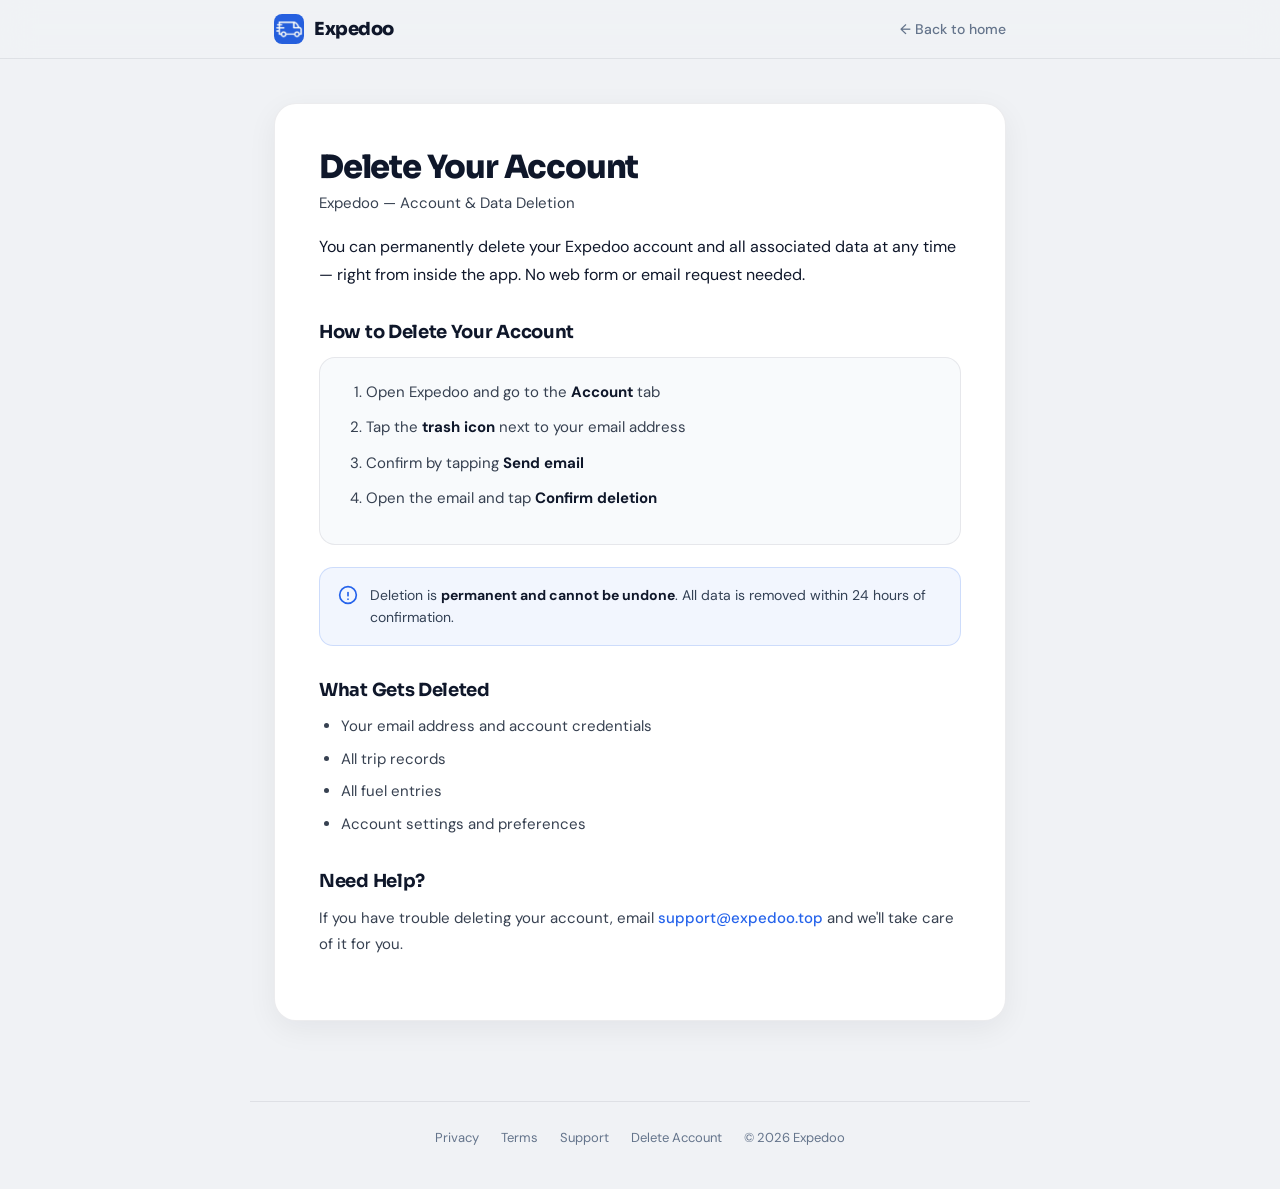
<file: delete-account.html>
<!DOCTYPE html>
<html lang="en"><head>
  <meta charset="UTF-8">
  <meta name="viewport" content="width=device-width, initial-scale=1.0">
  <title>Delete Your Account — Expedoo</title>
  <meta name="description" content="How to permanently delete your Expedoo account and data — done right inside the app." />
  <link rel="icon" href="logo.png">
  <link rel="preconnect" href="https://fonts.googleapis.com">
  <link rel="preconnect" href="https://fonts.gstatic.com" crossorigin>
  <link href="https://fonts.googleapis.com/css2?family=Sora:wght@700;800&family=DM+Sans:wght@400;500;600&display=swap" rel="stylesheet">
  <link href="legal.css" rel="stylesheet">
</head><body>
  <nav class="legal-nav"><div class="inner">
    <a href="index.html" class="legal-logo"><img src="logo.png" alt="Expedoo logo"> Expedoo</a>
    <a href="index.html" class="back">← Back to home</a>
  </div></nav>

  <div class="legal-wrap"><div class="legal-card">
    <h1>Delete Your Account</h1>
    <p class="legal-updated">Expedoo — Account &amp; Data Deletion</p>

    <p class="lead">You can permanently delete your Expedoo account and all associated data at any time — right from inside the app. No web form or email request needed.</p>

    <h2>How to Delete Your Account</h2>
    <div class="legal-steps">
      <ol>
        <li>Open Expedoo and go to the <strong>Account</strong> tab</li>
        <li>Tap the <strong>trash icon</strong> next to your email address</li>
        <li>Confirm by tapping <strong>Send email</strong></li>
        <li>Open the email and tap <strong>Confirm deletion</strong></li>
      </ol>
    </div>
    <div class="legal-callout">
      <svg viewBox="0 0 24 24" stroke-linecap="round" stroke-linejoin="round"><path d="M12 9v4"/><path d="M12 17h.01"/><circle cx="12" cy="12" r="10"/></svg>
      <div>Deletion is <strong>permanent and cannot be undone</strong>. All data is removed within 24 hours of confirmation.</div>
    </div>

    <h2>What Gets Deleted</h2>
    <ul>
      <li>Your email address and account credentials</li>
      <li>All trip records</li>
      <li>All fuel entries</li>
      <li>Account settings and preferences</li>
    </ul>

    <h2>Need Help?</h2>
    <p>If you have trouble deleting your account, email <a href="mailto:support@expedoo.top">support@expedoo.top</a> and we'll take care of it for you.</p>
  </div></div>

  <footer class="legal-foot">
    <a href="privacy.html">Privacy</a>
    <a href="terms.html">Terms</a>
    <a href="support.html">Support</a>
    <a href="delete-account.html">Delete Account</a>
    <span class="copy">© 2026 Expedoo</span>
  </footer>
</body></html>
</file>
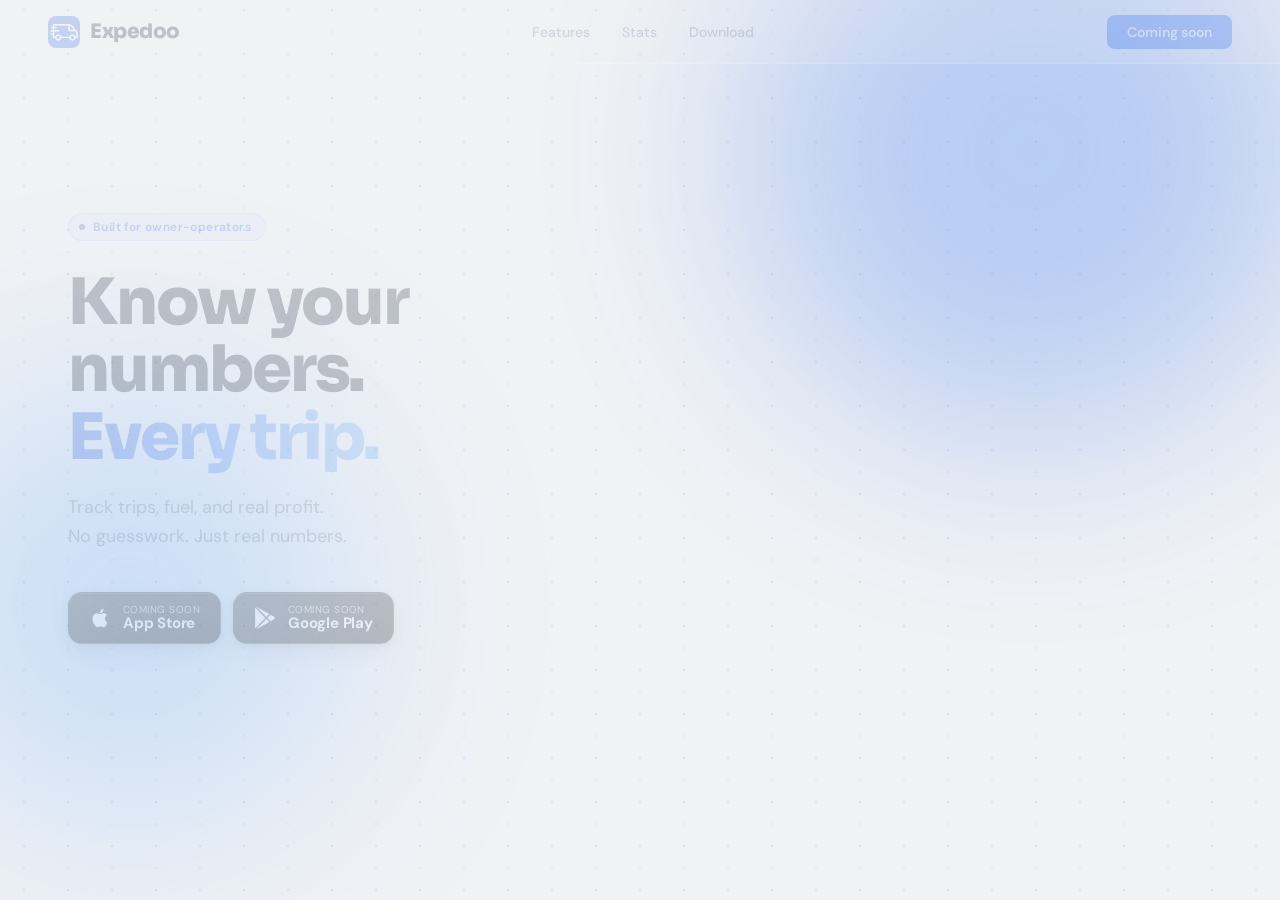
<file: get.html>
<!doctype html>
<html lang="en">
<head>
  <meta charset="utf-8">
  <meta name="viewport" content="width=device-width, initial-scale=1.0">
  <title>Get Expedoo</title>
  <link rel="icon" href="logo.png">
  <meta name="robots" content="noindex">
  <link rel="preconnect" href="https://fonts.googleapis.com">
  <link rel="preconnect" href="https://fonts.gstatic.com" crossorigin>
  <link href="https://fonts.googleapis.com/css2?family=Sora:wght@700;800&family=DM+Sans:wght@400;500&display=swap" rel="stylesheet">
  <style>
    *,*::before,*::after{box-sizing:border-box;margin:0;padding:0}
    :root{--accent:#2563EB;--text:#0f172a;--muted:#64748b;--bg:#F0F2F5}
    html,body{height:100%}
    body{
      font-family:'DM Sans',-apple-system,'Segoe UI',Arial,sans-serif;
      background:
        radial-gradient(rgba(37,99,235,.14) 1.3px,transparent 1.5px) 0 0/44px 44px,
        linear-gradient(118deg,#EFF4FB 0%,#E6EFF8 55%,#DEE9F6 100%);
      color:var(--text);display:flex;align-items:center;justify-content:center;text-align:center;padding:24px;
    }
    .wrap{max-width:360px}
    .logo{width:76px;height:76px;border-radius:20px;box-shadow:0 14px 34px rgba(20,50,110,.28);margin-bottom:24px}
    .title{font-family:'Sora',sans-serif;font-weight:800;font-size:24px;letter-spacing:-.5px;margin-bottom:10px}
    .title em{font-style:normal;color:var(--accent)}
    .sub{font-size:15px;color:var(--muted);line-height:1.5;margin-bottom:26px}
    .spinner{width:34px;height:34px;margin:0 auto 26px;border:3px solid rgba(37,99,235,.2);border-top-color:var(--accent);border-radius:50%;animation:spin .8s linear infinite}
    @keyframes spin{to{transform:rotate(360deg)}}
    @media (prefers-reduced-motion: reduce){.spinner{animation:none}}
    .fallback{font-size:14px;color:var(--muted)}
    .fallback a{color:var(--accent);font-weight:600;text-decoration:none}
    .fallback a:hover{text-decoration:underline}
  </style>
</head>
<body>
  <div class="wrap">
    <img src="logo.png" class="logo" alt="Expedoo">
    <div class="title">Opening <em>Expedoo</em>…</div>
    <div class="sub">Taking you to the right store for your device.</div>
    <div class="spinner" aria-hidden="true"></div>
    <div class="fallback">Not redirected automatically?<br><a id="manual" href="index.html">Tap here to continue</a></div>
  </div>

  <script>
    (function () {
      /* ─────────────────────────────────────────────────────────────
         EDIT THIS WHEN STORE LISTINGS GO LIVE:
         1) set live = true
         2) fill appStore with the real App Store URL (…/app/expedoo/idXXXXXXXXX)
         3) verify playStore package id (com.ganzza.expedoo — new Ganzza listing)
         Until live = true, everyone is sent to the landing.
         ───────────────────────────────────────────────────────────── */
      var CONFIG = {
        live: false,
        appStore: '',   // TODO fill at launch, e.g. 'https://apps.apple.com/us/app/expedoo/id0000000000'
        playStore: 'https://play.google.com/store/apps/details?id=com.ganzza.expedoo', // TODO verify at launch
        landing: 'index.html'   // desktop / fallback / pre-launch (change to https://expedoo.top if hosting elsewhere)
      };

      var ua = navigator.userAgent || navigator.vendor || '';
      var isIOS = /iPad|iPhone|iPod/.test(ua) ||
                  (navigator.platform === 'MacIntel' && navigator.maxTouchPoints > 1); // iPadOS 13+
      var isAndroid = /android/i.test(ua);

      var target = CONFIG.landing;
      if (CONFIG.live) {
        if (isIOS && CONFIG.appStore) target = CONFIG.appStore;
        else if (isAndroid && CONFIG.playStore) target = CONFIG.playStore;
      }

      var manual = document.getElementById('manual');
      if (manual) manual.href = target;
      // Give the page a beat to paint, then redirect.
      setTimeout(function () { window.location.replace(target); }, 150);
    })();
  </script>
  <noscript>
    <div style="position:fixed;inset:0;display:flex;align-items:center;justify-content:center;">
      <a href="index.html" style="color:#2563EB;font-weight:600">Continue to Expedoo →</a>
    </div>
  </noscript>
</body>
</html>
</file>
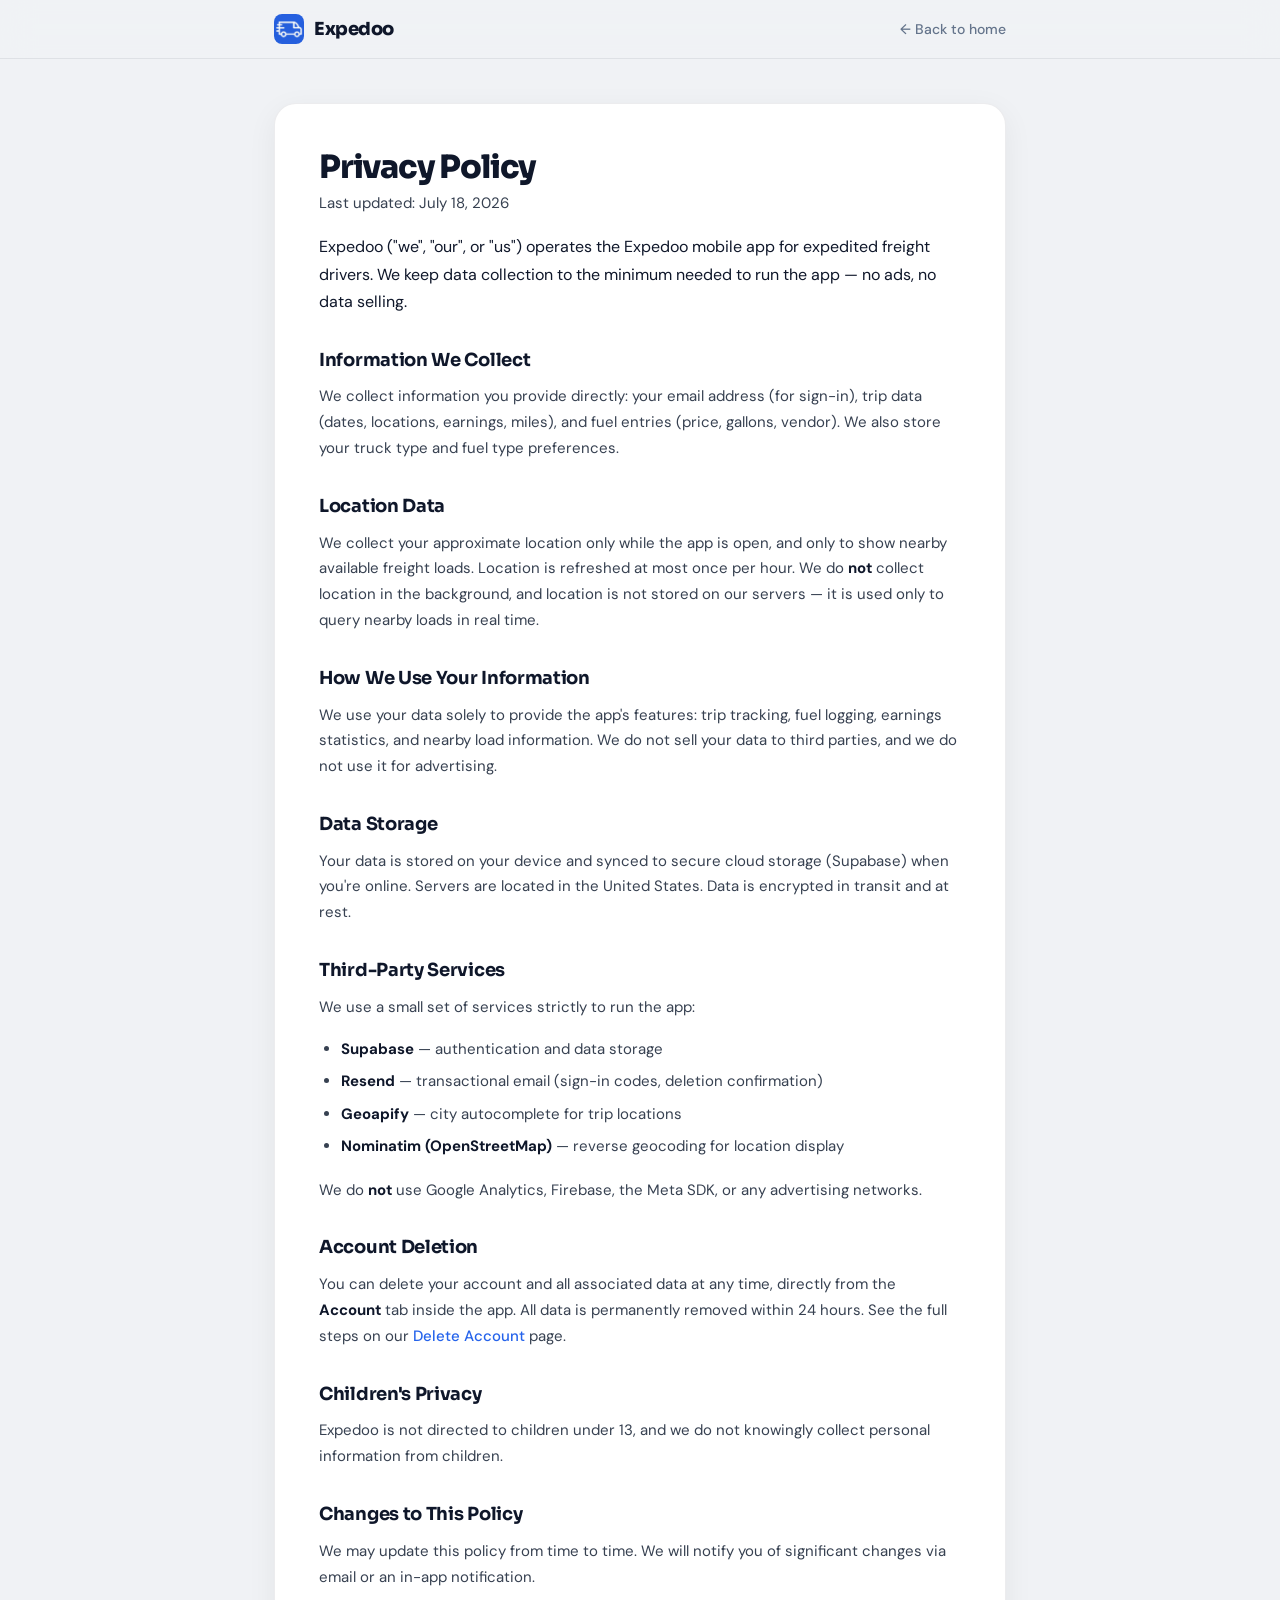
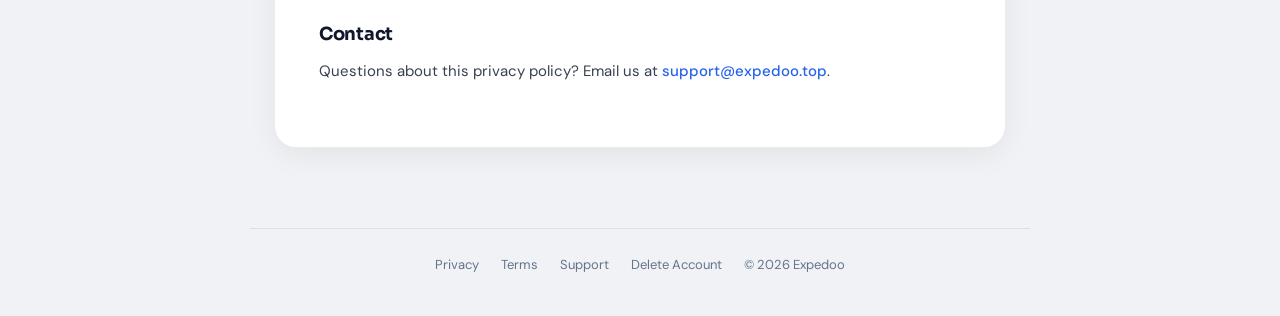
<file: privacy.html>
<!DOCTYPE html>
<html lang="en"><head>
  <meta charset="UTF-8">
  <meta name="viewport" content="width=device-width, initial-scale=1.0">
  <title>Privacy Policy — Expedoo</title>
  <meta name="description" content="Expedoo privacy policy — how we handle your data. Built for expedited freight drivers." />
  <link rel="icon" href="logo.png">
  <link rel="preconnect" href="https://fonts.googleapis.com">
  <link rel="preconnect" href="https://fonts.gstatic.com" crossorigin>
  <link href="https://fonts.googleapis.com/css2?family=Sora:wght@700;800&family=DM+Sans:wght@400;500;600&display=swap" rel="stylesheet">
  <link href="legal.css" rel="stylesheet">
</head><body>
  <nav class="legal-nav"><div class="inner">
    <a href="index.html" class="legal-logo"><img src="logo.png" alt="Expedoo logo"> Expedoo</a>
    <a href="index.html" class="back">← Back to home</a>
  </div></nav>

  <div class="legal-wrap"><div class="legal-card">
    <h1>Privacy Policy</h1>
    <p class="legal-updated">Last updated: July 18, 2026</p>

    <p class="lead">Expedoo ("we", "our", or "us") operates the Expedoo mobile app for expedited freight drivers. We keep data collection to the minimum needed to run the app — no ads, no data selling.</p>

    <h2>Information We Collect</h2>
    <p>We collect information you provide directly: your email address (for sign-in), trip data (dates, locations, earnings, miles), and fuel entries (price, gallons, vendor). We also store your truck type and fuel type preferences.</p>

    <h2>Location Data</h2>
    <p>We collect your approximate location only while the app is open, and only to show nearby available freight loads. Location is refreshed at most once per hour. We do <strong>not</strong> collect location in the background, and location is not stored on our servers — it is used only to query nearby loads in real time.</p>

    <h2>How We Use Your Information</h2>
    <p>We use your data solely to provide the app's features: trip tracking, fuel logging, earnings statistics, and nearby load information. We do not sell your data to third parties, and we do not use it for advertising.</p>

    <h2>Data Storage</h2>
    <p>Your data is stored on your device and synced to secure cloud storage (Supabase) when you're online. Servers are located in the United States. Data is encrypted in transit and at rest.</p>

    <h2>Third-Party Services</h2>
    <p>We use a small set of services strictly to run the app:</p>
    <ul>
      <li><strong>Supabase</strong> — authentication and data storage</li>
      <li><strong>Resend</strong> — transactional email (sign-in codes, deletion confirmation)</li>
      <li><strong>Geoapify</strong> — city autocomplete for trip locations</li>
      <li><strong>Nominatim (OpenStreetMap)</strong> — reverse geocoding for location display</li>
    </ul>
    <p>We do <strong>not</strong> use Google Analytics, Firebase, the Meta SDK, or any advertising networks.</p>

    <h2>Account Deletion</h2>
    <p>You can delete your account and all associated data at any time, directly from the <strong>Account</strong> tab inside the app. All data is permanently removed within 24 hours. See the full steps on our <a href="delete-account.html">Delete Account</a> page.</p>

    <h2>Children's Privacy</h2>
    <p>Expedoo is not directed to children under 13, and we do not knowingly collect personal information from children.</p>

    <h2>Changes to This Policy</h2>
    <p>We may update this policy from time to time. We will notify you of significant changes via email or an in-app notification.</p>

    <h2>Contact</h2>
    <p>Questions about this privacy policy? Email us at <a href="mailto:support@expedoo.top">support@expedoo.top</a>.</p>
  </div></div>

  <footer class="legal-foot">
    <a href="privacy.html">Privacy</a>
    <a href="terms.html">Terms</a>
    <a href="support.html">Support</a>
    <a href="delete-account.html">Delete Account</a>
    <span class="copy">© 2026 Expedoo</span>
  </footer>
</body></html>
</file>
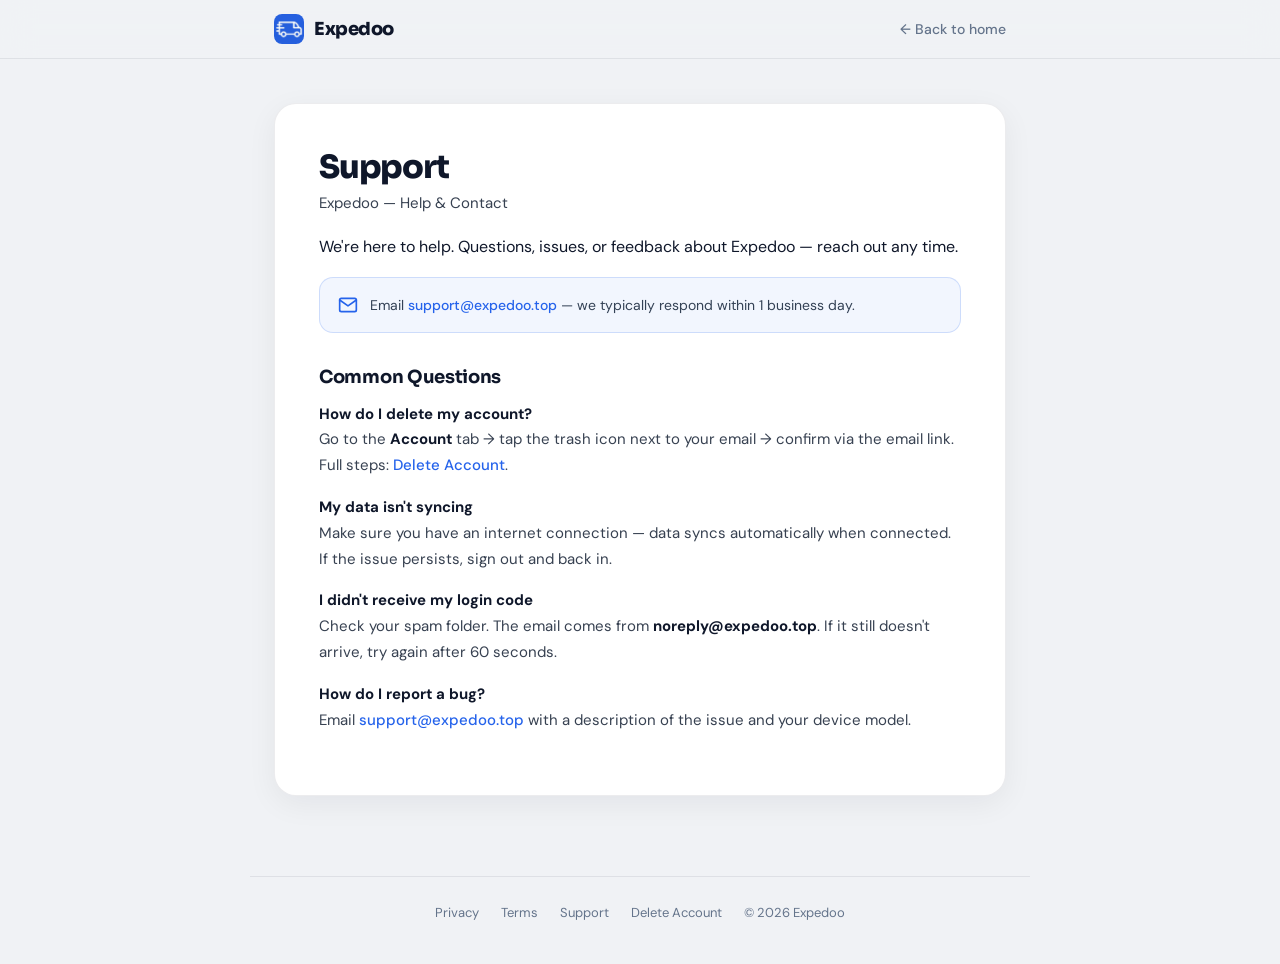
<file: support.html>
<!DOCTYPE html>
<html lang="en"><head>
  <meta charset="UTF-8">
  <meta name="viewport" content="width=device-width, initial-scale=1.0">
  <title>Support — Expedoo</title>
  <meta name="description" content="Expedoo help & contact." />
  <link rel="icon" href="logo.png">
  <link rel="preconnect" href="https://fonts.googleapis.com">
  <link rel="preconnect" href="https://fonts.gstatic.com" crossorigin>
  <link href="https://fonts.googleapis.com/css2?family=Sora:wght@700;800&family=DM+Sans:wght@400;500;600&display=swap" rel="stylesheet">
  <link href="legal.css" rel="stylesheet">
</head><body>
  <nav class="legal-nav"><div class="inner">
    <a href="index.html" class="legal-logo"><img src="logo.png" alt="Expedoo logo"> Expedoo</a>
    <a href="index.html" class="back">← Back to home</a>
  </div></nav>

  <div class="legal-wrap"><div class="legal-card">
    <h1>Support</h1>
    <p class="legal-updated">Expedoo — Help &amp; Contact</p>

    <p class="lead">We're here to help. Questions, issues, or feedback about Expedoo — reach out any time.</p>

    <div class="legal-callout">
      <svg viewBox="0 0 24 24" stroke-linecap="round" stroke-linejoin="round"><path d="M4 4h16a2 2 0 0 1 2 2v12a2 2 0 0 1-2 2H4a2 2 0 0 1-2-2V6a2 2 0 0 1 2-2z"/><path d="m22 6-10 7L2 6"/></svg>
      <div>Email <a href="mailto:support@expedoo.top">support@expedoo.top</a> — we typically respond within 1 business day.</div>
    </div>

    <h2>Common Questions</h2>

    <p><strong>How do I delete my account?</strong><br>
    Go to the <strong>Account</strong> tab → tap the trash icon next to your email → confirm via the email link. Full steps: <a href="delete-account.html">Delete Account</a>.</p>

    <p><strong>My data isn't syncing</strong><br>
    Make sure you have an internet connection — data syncs automatically when connected. If the issue persists, sign out and back in.</p>

    <p><strong>I didn't receive my login code</strong><br>
    Check your spam folder. The email comes from <strong>noreply@expedoo.top</strong>. If it still doesn't arrive, try again after 60 seconds.</p>

    <p><strong>How do I report a bug?</strong><br>
    Email <a href="mailto:support@expedoo.top">support@expedoo.top</a> with a description of the issue and your device model.</p>
  </div></div>

  <footer class="legal-foot">
    <a href="privacy.html">Privacy</a>
    <a href="terms.html">Terms</a>
    <a href="support.html">Support</a>
    <a href="delete-account.html">Delete Account</a>
    <span class="copy">© 2026 Expedoo</span>
  </footer>
</body></html>
</file>
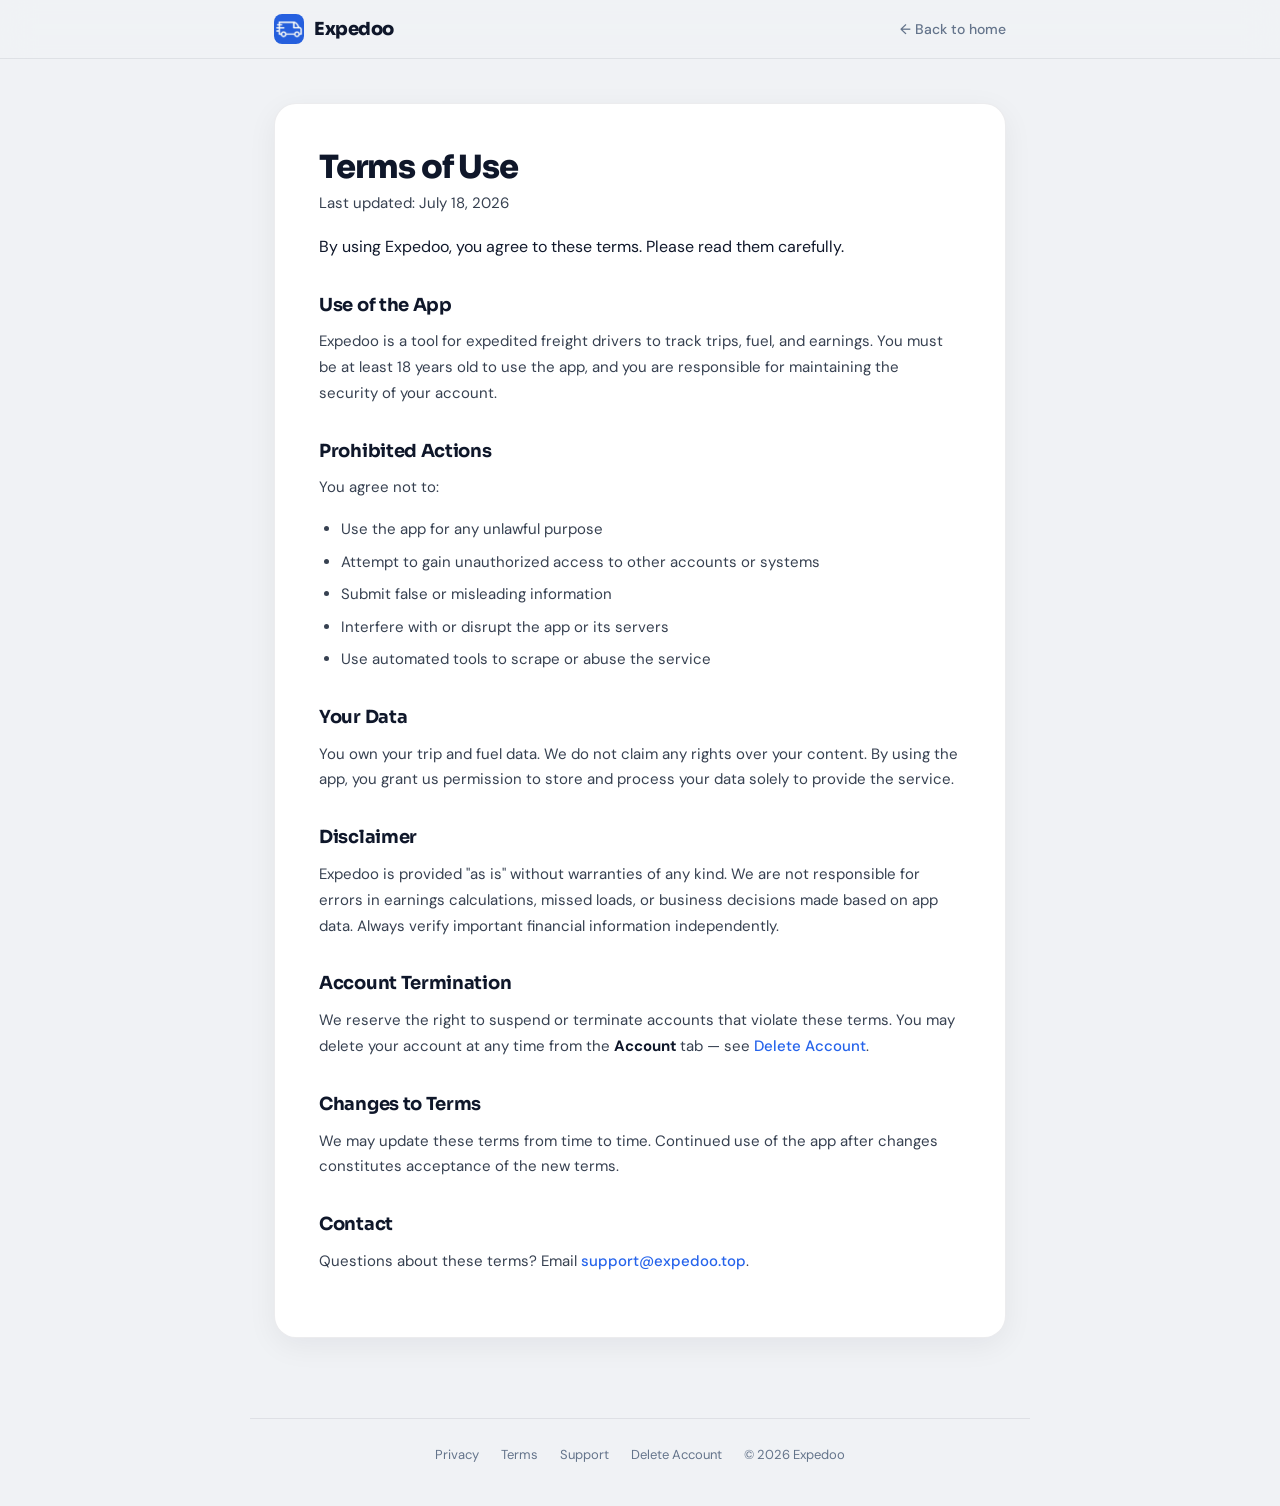
<file: terms.html>
<!DOCTYPE html>
<html lang="en"><head>
  <meta charset="UTF-8">
  <meta name="viewport" content="width=device-width, initial-scale=1.0">
  <title>Terms of Use — Expedoo</title>
  <meta name="description" content="Expedoo terms of use." />
  <link rel="icon" href="logo.png">
  <link rel="preconnect" href="https://fonts.googleapis.com">
  <link rel="preconnect" href="https://fonts.gstatic.com" crossorigin>
  <link href="https://fonts.googleapis.com/css2?family=Sora:wght@700;800&family=DM+Sans:wght@400;500;600&display=swap" rel="stylesheet">
  <link href="legal.css" rel="stylesheet">
</head><body>
  <nav class="legal-nav"><div class="inner">
    <a href="index.html" class="legal-logo"><img src="logo.png" alt="Expedoo logo"> Expedoo</a>
    <a href="index.html" class="back">← Back to home</a>
  </div></nav>

  <div class="legal-wrap"><div class="legal-card">
    <h1>Terms of Use</h1>
    <p class="legal-updated">Last updated: July 18, 2026</p>

    <p class="lead">By using Expedoo, you agree to these terms. Please read them carefully.</p>

    <h2>Use of the App</h2>
    <p>Expedoo is a tool for expedited freight drivers to track trips, fuel, and earnings. You must be at least 18 years old to use the app, and you are responsible for maintaining the security of your account.</p>

    <h2>Prohibited Actions</h2>
    <p>You agree not to:</p>
    <ul>
      <li>Use the app for any unlawful purpose</li>
      <li>Attempt to gain unauthorized access to other accounts or systems</li>
      <li>Submit false or misleading information</li>
      <li>Interfere with or disrupt the app or its servers</li>
      <li>Use automated tools to scrape or abuse the service</li>
    </ul>

    <h2>Your Data</h2>
    <p>You own your trip and fuel data. We do not claim any rights over your content. By using the app, you grant us permission to store and process your data solely to provide the service.</p>

    <h2>Disclaimer</h2>
    <p>Expedoo is provided "as is" without warranties of any kind. We are not responsible for errors in earnings calculations, missed loads, or business decisions made based on app data. Always verify important financial information independently.</p>

    <h2>Account Termination</h2>
    <p>We reserve the right to suspend or terminate accounts that violate these terms. You may delete your account at any time from the <strong>Account</strong> tab — see <a href="delete-account.html">Delete Account</a>.</p>

    <h2>Changes to Terms</h2>
    <p>We may update these terms from time to time. Continued use of the app after changes constitutes acceptance of the new terms.</p>

    <h2>Contact</h2>
    <p>Questions about these terms? Email <a href="mailto:support@expedoo.top">support@expedoo.top</a>.</p>
  </div></div>

  <footer class="legal-foot">
    <a href="privacy.html">Privacy</a>
    <a href="terms.html">Terms</a>
    <a href="support.html">Support</a>
    <a href="delete-account.html">Delete Account</a>
    <span class="copy">© 2026 Expedoo</span>
  </footer>
</body></html>
</file>
<file: legal.css>
:root {
  --bg: #F0F2F5;
  --accent: #2563EB;
  --text: #0f172a;
  --muted: #64748b;
  --card: #ffffff;
  --border: rgba(15, 23, 42, 0.08);
}
*, *::before, *::after { box-sizing: border-box; margin: 0; padding: 0; }
html { scroll-behavior: smooth; }
body {
  font-family: 'DM Sans', -apple-system, BlinkMacSystemFont, sans-serif;
  background: var(--bg);
  color: var(--text);
  line-height: 1.6;
  -webkit-font-smoothing: antialiased;
  min-height: 100vh;
}

/* Nav */
.legal-nav {
  position: sticky; top: 0; z-index: 10;
  background: rgba(240, 242, 245, 0.85);
  backdrop-filter: blur(16px); -webkit-backdrop-filter: blur(16px);
  border-bottom: 1px solid var(--border);
}
.legal-nav .inner {
  max-width: 780px; margin: 0 auto; padding: 14px 24px;
  display: flex; align-items: center; justify-content: space-between;
}
.legal-logo {
  display: flex; align-items: center; gap: 10px;
  font-family: 'Sora', sans-serif; font-weight: 800; font-size: 18px;
  color: var(--text); text-decoration: none; letter-spacing: -0.5px;
}
.legal-logo img { width: 30px; height: 30px; border-radius: 8px; }
.legal-nav a.back { font-size: 14px; color: var(--muted); text-decoration: none; font-weight: 500; transition: color .2s; }
.legal-nav a.back:hover { color: var(--text); }

/* Content */
.legal-wrap { max-width: 780px; margin: 0 auto; padding: 44px 24px 80px; }
.legal-card {
  background: var(--card); border: 1px solid var(--border);
  border-radius: 22px; padding: 46px 44px;
  box-shadow: 0 8px 30px rgba(15, 23, 42, 0.06);
}
.legal-card h1 {
  font-family: 'Sora', sans-serif; font-weight: 800;
  font-size: 32px; letter-spacing: -1.2px; line-height: 1.1; margin-bottom: 6px;
}
.legal-updated { font-size: 13px; color: var(--muted); margin-bottom: 30px; }
.legal-card h2 {
  font-family: 'Sora', sans-serif; font-weight: 700;
  font-size: 18px; letter-spacing: -0.3px; margin: 30px 0 10px;
}
.legal-card p { font-size: 15px; color: #374151; line-height: 1.72; margin-bottom: 16px; }
.legal-card ul, .legal-card ol { margin: 0 0 18px 22px; }
.legal-card li { font-size: 15px; color: #374151; line-height: 1.7; margin-bottom: 7px; }
.legal-card a { color: var(--accent); text-decoration: none; font-weight: 500; }
.legal-card a:hover { text-decoration: underline; }
.legal-card strong { color: var(--text); font-weight: 700; }
.lead { font-size: 16px !important; color: var(--text) !important; }

/* Highlighted steps / callout */
.legal-steps {
  background: #F8FAFC; border: 1px solid var(--border);
  border-radius: 16px; padding: 22px 26px; margin: 4px 0 22px;
}
.legal-steps ol { margin: 0 0 0 20px; }
.legal-steps li { margin-bottom: 10px; }
.legal-callout {
  display: flex; gap: 12px; align-items: flex-start;
  background: rgba(37, 99, 235, 0.06); border: 1px solid rgba(37, 99, 235, 0.18);
  border-radius: 14px; padding: 16px 18px; margin: 4px 0 22px;
  font-size: 14px; color: #334155; line-height: 1.6;
}
.legal-callout svg { flex-shrink: 0; width: 20px; height: 20px; stroke: var(--accent); fill: none; stroke-width: 2; margin-top: 1px; }

/* Footer */
.legal-foot {
  max-width: 780px; margin: 0 auto; padding: 26px 24px 40px;
  display: flex; gap: 22px; flex-wrap: wrap; align-items: center; justify-content: center;
  border-top: 1px solid var(--border);
}
.legal-foot a { font-size: 13px; color: var(--muted); text-decoration: none; transition: color .2s; }
.legal-foot a:hover { color: var(--text); }
.legal-foot .copy { font-size: 13px; color: var(--muted); }

@media (max-width: 600px) {
  .legal-card { padding: 30px 24px; border-radius: 18px; }
  .legal-card h1 { font-size: 27px; }
  .legal-wrap { padding: 28px 16px 60px; }
}
</file>
